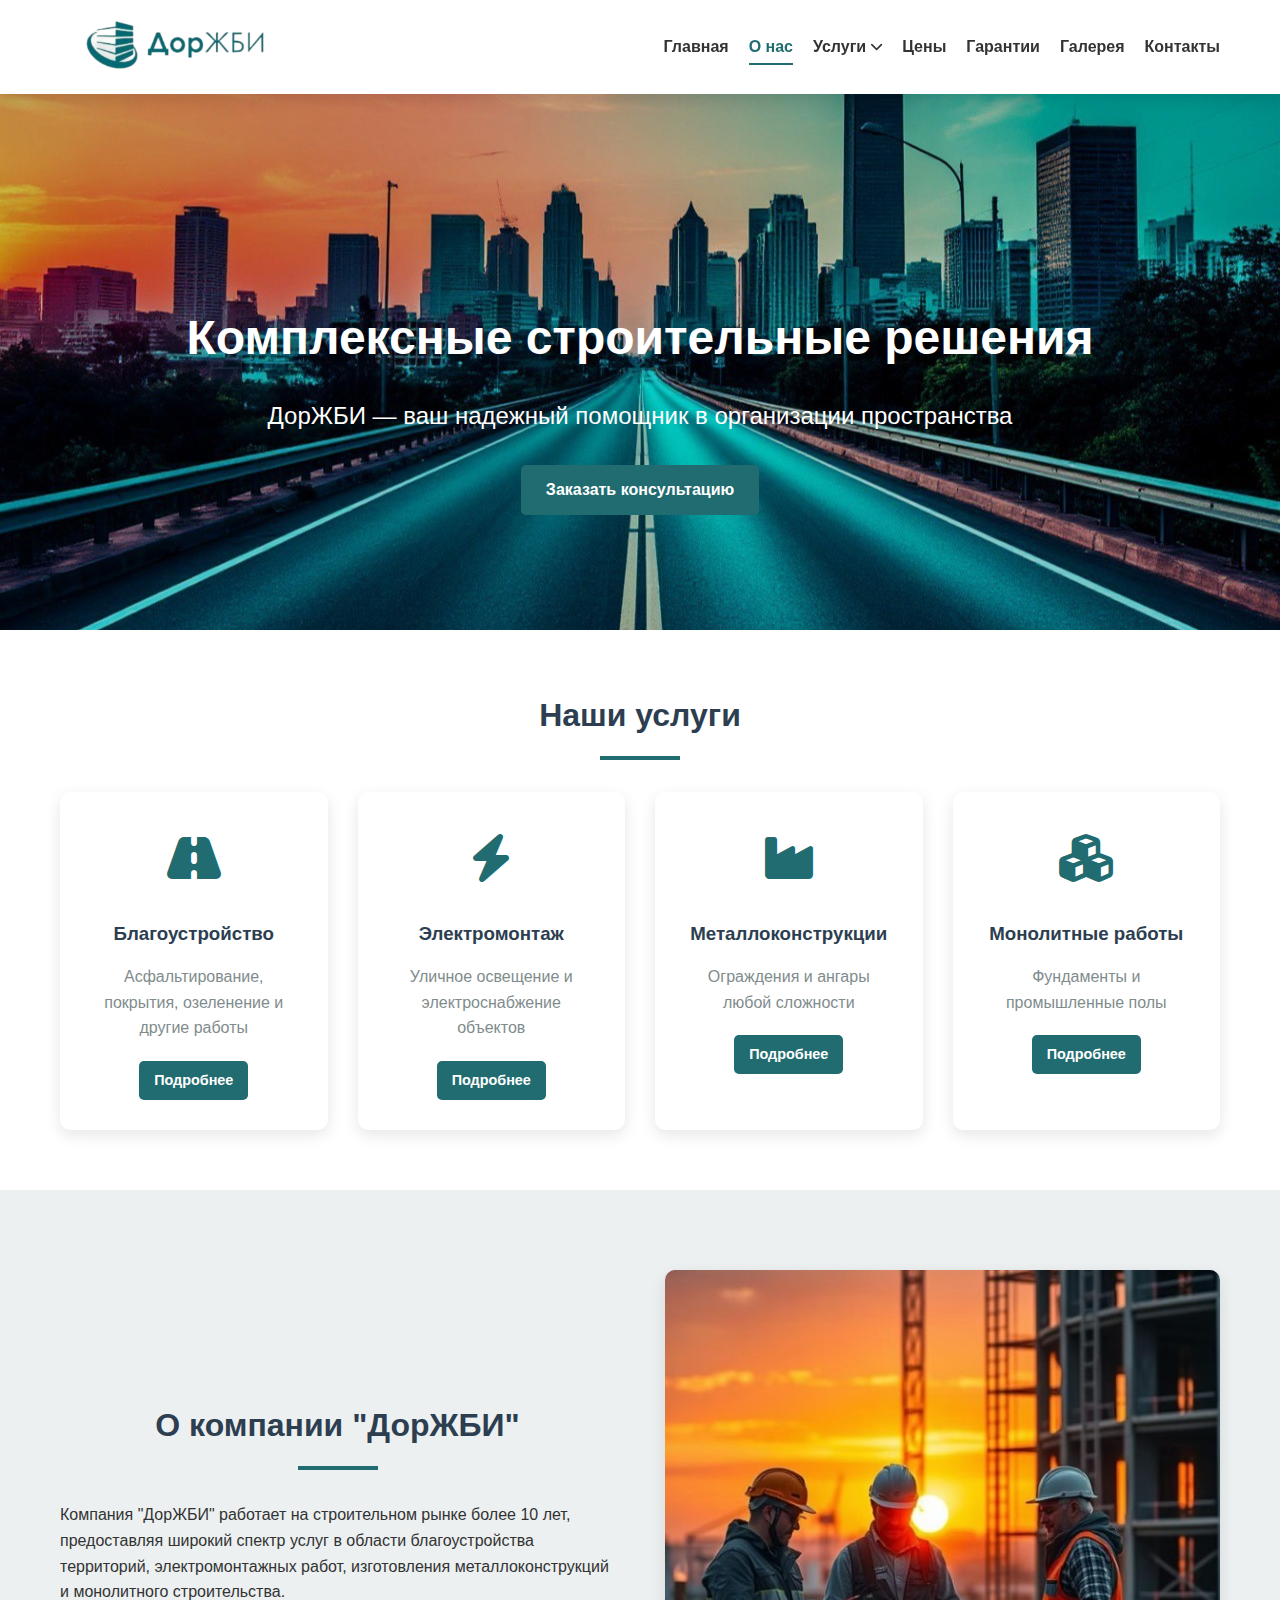
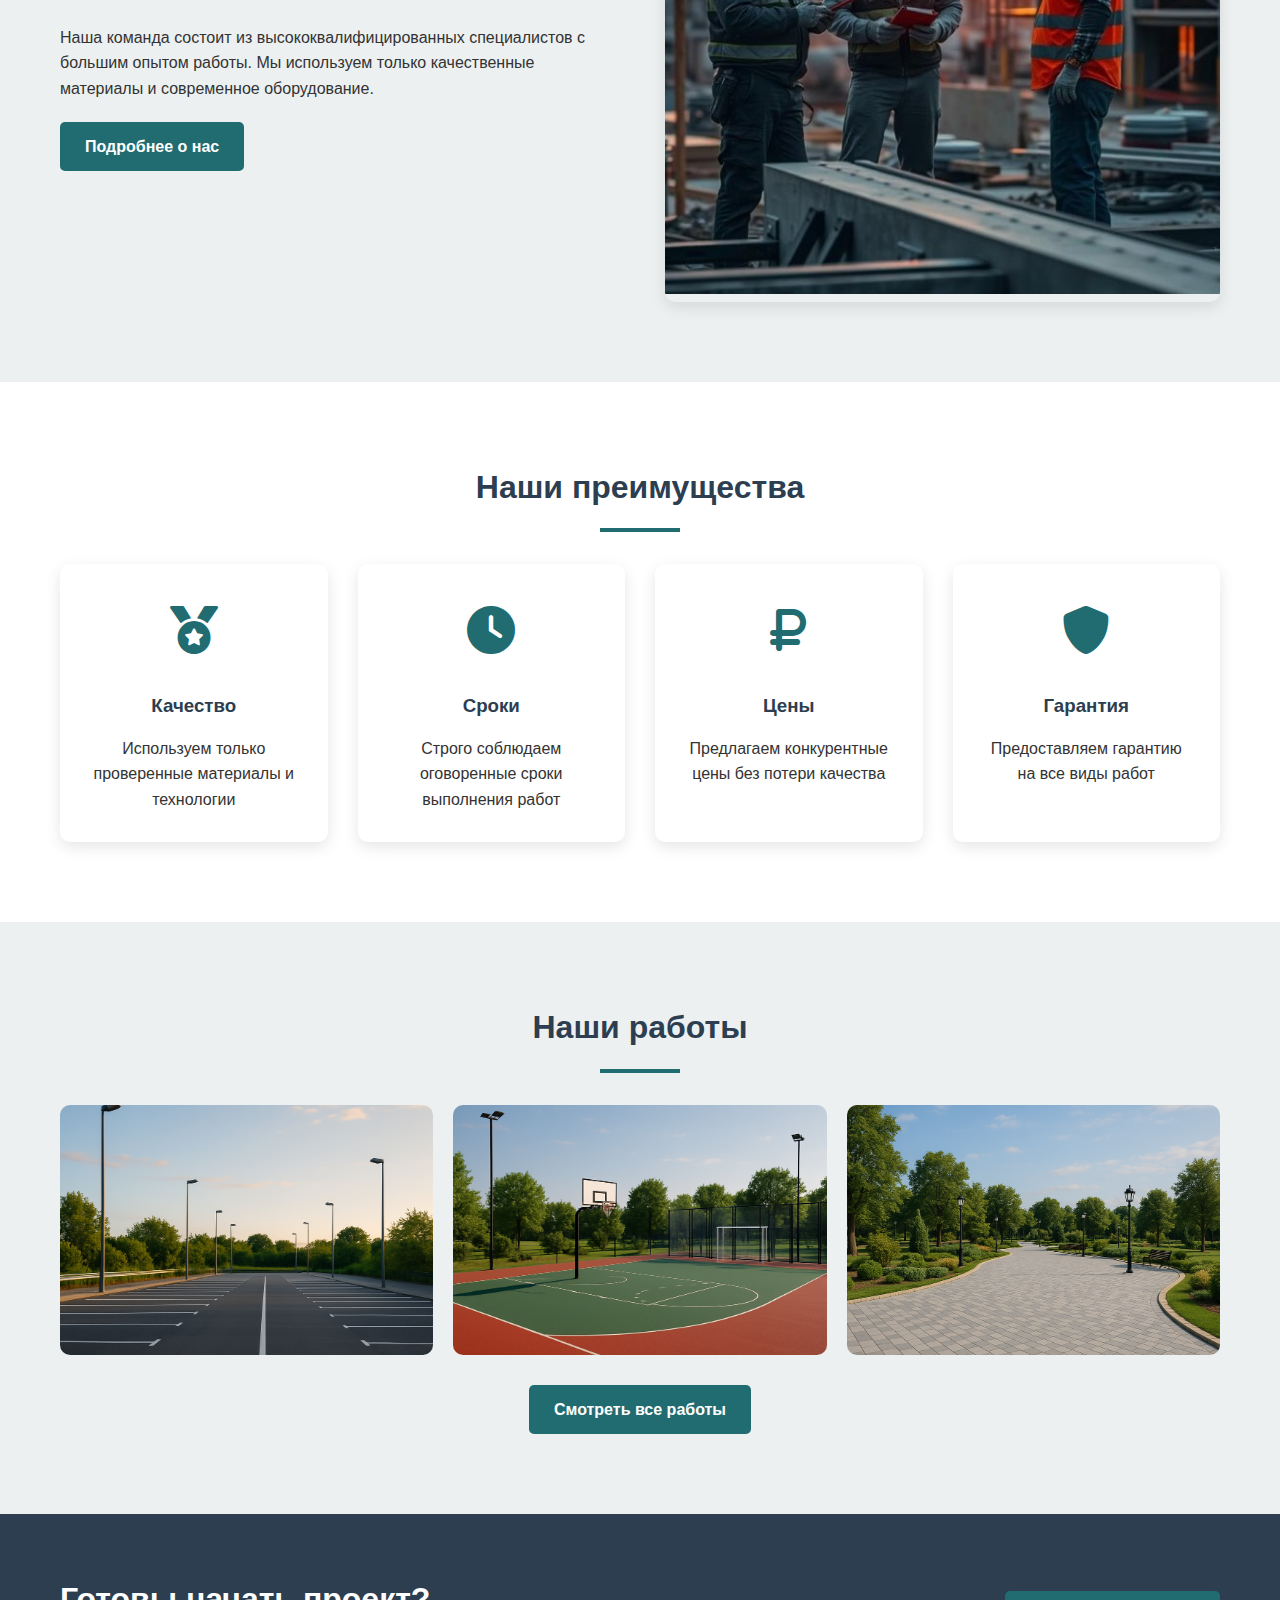
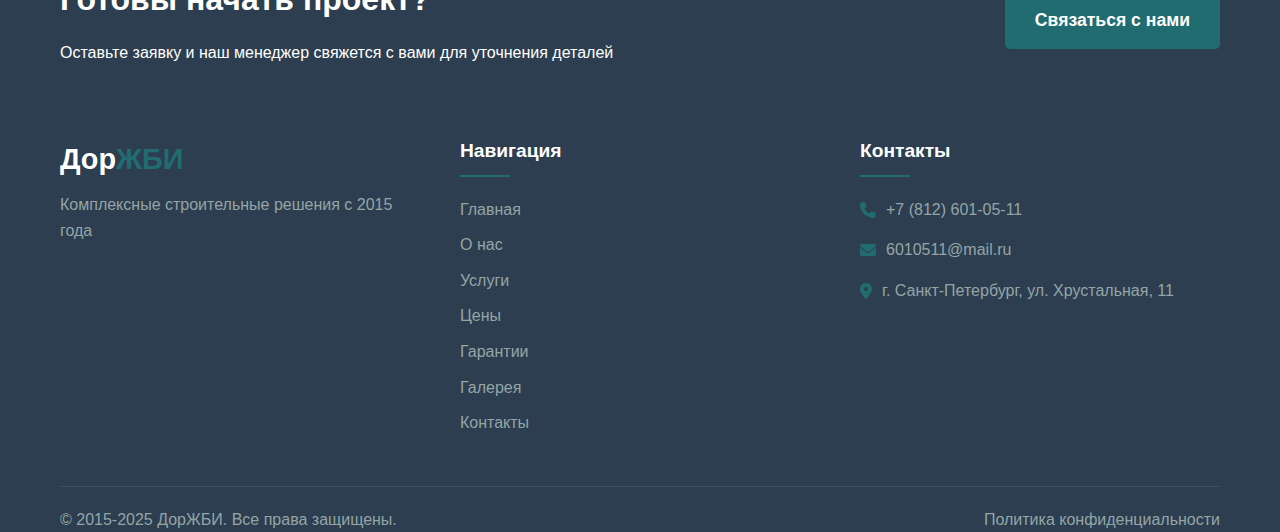
<file: index.html>
<!DOCTYPE html>
<html lang="ru">
<head>
    <meta charset="UTF-8">
    <meta name="viewport" content="width=device-width, initial-scale=1.0">
    <title>ДорЖБИ - Главная</title>
    <link rel="stylesheet" href="css/styles.css">
    <link rel="stylesheet" href="https://cdnjs.cloudflare.com/ajax/libs/font-awesome/6.0.0-beta3/css/all.min.css">
</head>
<body>
    <header class="header">
        <div class="container">
            <div class="logo">
                <img src="images/1/1.png" alt="Логотип" class="logo">
            </div>
            <nav class="nav">
                <ul>
                    <li><a href="index.html">Главная</a></li>
                    <li><a href="about.html" class="active">О нас</a></li>
                    <li class="dropdown">
                        <a href="#">Услуги <i class="fas fa-chevron-down"></i></a>
                        <ul class="dropdown-menu">
                            <li><a href="improvement.html">Благоустройство</a></li>
                            <li><a href="electrical.html">Электромонтажные работы</a></li>
                            <li><a href="metal.html">Металлоконструкции</a></li>
                            <li><a href="monolithic.html">Монолитные работы</a></li>
                        </ul>
                    </li>
                    <li><a href="prices.html">Цены</a></li>
                    <li><a href="guarantees.html">Гарантии</a></li>
                    <li><a href="gallery.html">Галерея</a></li>
                    <li><a href="contacts.html">Контакты</a></li>
                </ul>
            </nav>
            <div class="mobile-menu-btn">
                <i class="fas fa-bars"></i>
            </div>
        </div>
    </header>

    <section class="hero" style="background-image: url('images/header/1.jpg'); background-size: cover; background-position: center;">
    <div class="container">
        <div class="hero-content">
            <h2>Комплексные строительные решения</h2>
            <p>ДорЖБИ — ваш надежный помощник в организации пространства</p>
            <a href="contacts.html" class="btn">Заказать консультацию</a>
        </div>
    </div>
</section>

    <section class="services-preview">
        <div class="container">
            <h2 class="section-title">Наши услуги</h2>
            <div class="services-grid">
                <div class="service-card">
                    <div class="service-icon">
                        <i class="fas fa-road"></i>
                    </div>
                    <h3>Благоустройство</h3>
                    <p>Асфальтирование, покрытия, озеленение и другие работы</p>
                    <a href="improvement.html" class="btn btn-small">Подробнее</a>
                </div>
                <div class="service-card">
                    <div class="service-icon">
                        <i class="fas fa-bolt"></i>
                    </div>
                    <h3>Электромонтаж</h3>
                    <p>Уличное освещение и электроснабжение объектов</p>
                    <a href="electrical.html" class="btn btn-small">Подробнее</a>
                </div>
                <div class="service-card">
                    <div class="service-icon">
                        <i class="fas fa-industry"></i>
                    </div>
                    <h3>Металлоконструкции</h3>
                    <p>Ограждения и ангары любой сложности</p>
                    <a href="metal.html" class="btn btn-small">Подробнее</a>
                </div>
                <div class="service-card">
                    <div class="service-icon">
                        <i class="fas fa-cubes"></i>
                    </div>
                    <h3>Монолитные работы</h3>
                    <p>Фундаменты и промышленные полы</p>
                    <a href="monolithic.html" class="btn btn-small">Подробнее</a>
                </div>
            </div>
        </div>
    </section>

    <section class="about-preview">
        <div class="container">
            <div class="about-content">
                <div class="about-text">
                    <h2 class="section-title">О компании "ДорЖБИ"</h2>
                    <p>Компания "ДорЖБИ" работает на строительном рынке более 10 лет, предоставляя широкий спектр услуг в области благоустройства территорий, электромонтажных работ, изготовления металлоконструкций и монолитного строительства.</p>
                    <p>Наша команда состоит из высококвалифицированных специалистов с большим опытом работы. Мы используем только качественные материалы и современное оборудование.</p>
                    <a href="about.html" class="btn">Подробнее о нас</a>
                </div>
                <div class="about-image">
                    <img src="images/about-preview.jpg" alt="О компании ДорЖБИ">
                </div>
            </div>
        </div>
    </section>

    <section class="advantages">
        <div class="container">
            <h2 class="section-title">Наши преимущества</h2>
            <div class="advantages-grid">
                <div class="advantage-card">
                    <div class="advantage-icon">
                        <i class="fas fa-medal"></i>
                    </div>
                    <h3>Качество</h3>
                    <p>Используем только проверенные материалы и технологии</p>
                </div>
                <div class="advantage-card">
                    <div class="advantage-icon">
                        <i class="fas fa-clock"></i>
                    </div>
                    <h3>Сроки</h3>
                    <p>Строго соблюдаем оговоренные сроки выполнения работ</p>
                </div>
                <div class="advantage-card">
                    <div class="advantage-icon">
                        <i class="fas fa-ruble-sign"></i>
                    </div>
                    <h3>Цены</h3>
                    <p>Предлагаем конкурентные цены без потери качества</p>
                </div>
                <div class="advantage-card">
                    <div class="advantage-icon">
                        <i class="fas fa-shield-alt"></i>
                    </div>
                    <h3>Гарантия</h3>
                    <p>Предоставляем гарантию на все виды работ</p>
                </div>
            </div>
        </div>
    </section>

    <section class="gallery-preview">
        <div class="container">
            <h2 class="section-title">Наши работы</h2>
            <div class="gallery-grid">
                <div class="gallery-item">
                    <img src="images/g1.png" alt="Пример работы">
                    <div class="gallery-overlay">
                        <h3>Асфальтирование парковки</h3>
                    </div>
                </div>
                <div class="gallery-item">
                    <img src="images/g2.png" alt="Пример работы">
                    <div class="gallery-overlay">
                        <h3>Детская площадка</h3>
                    </div>
                </div>
                <div class="gallery-item">
                    <img src="images/g3.png" alt="Пример работы">
                    <div class="gallery-overlay">
                        <h3>Тротуарная плитка</h3>
                    </div>
                </div>
            </div>
            <div class="text-center">
                <a href="gallery.html" class="btn">Смотреть все работы</a>
            </div>
        </div>
    </section>

    <section class="contact-preview">
        <div class="container">
            <div class="contact-content">
                <div class="contact-text">
                    <h2>Готовы начать проект?</h2>
                    <p>Оставьте заявку и наш менеджер свяжется с вами для уточнения деталей</p>
                </div>
                <div class="contact-btn">
                    <a href="contacts.html" class="btn btn-large">Связаться с нами</a>
                </div>
            </div>
        </div>
    </section>

    <footer class="footer">
        <div class="container">
            <div class="footer-content">
                <div class="footer-logo">
                    <h3>Дор<span>ЖБИ</span></h3>
                    <p>Комплексные строительные решения с 2015 года</p>
                </div>
                <div class="footer-links">
                    <h4>Навигация</h4>
                    <ul>
                        <li><a href="index.html">Главная</a></li>
                        <li><a href="about.html">О нас</a></li>
                        <li><a href="services/improvement.html">Услуги</a></li>
                        <li><a href="prices.html">Цены</a></li>
                        <li><a href="guarantees.html">Гарантии</a></li>
                        <li><a href="gallery.html">Галерея</a></li>
                        <li><a href="contacts.html">Контакты</a></li>
                    </ul>
                </div>
                <div class="footer-contacts">
                    <h4>Контакты</h4>
                    <ul>
                        <li><i class="fas fa-phone"></i> +7 (812) 601-05-11</li>
                        <li><i class="fas fa-envelope"></i> 6010511@mail.ru</li>
                        <li><i class="fas fa-map-marker-alt"></i> г. Санкт-Петербург, ул. Хрустальная, 11</li>
                    </ul>
                </div>
            </div>
            <div class="footer-bottom">
                <p>&copy; 2015-2025 ДорЖБИ. Все права защищены.</p>
                <a href="#" class="privacy-policy">Политика конфиденциальности</a>
            </div>
        </div>
    </footer>

    <script src="js/script.js"></script>
</body>
</html>
</file>
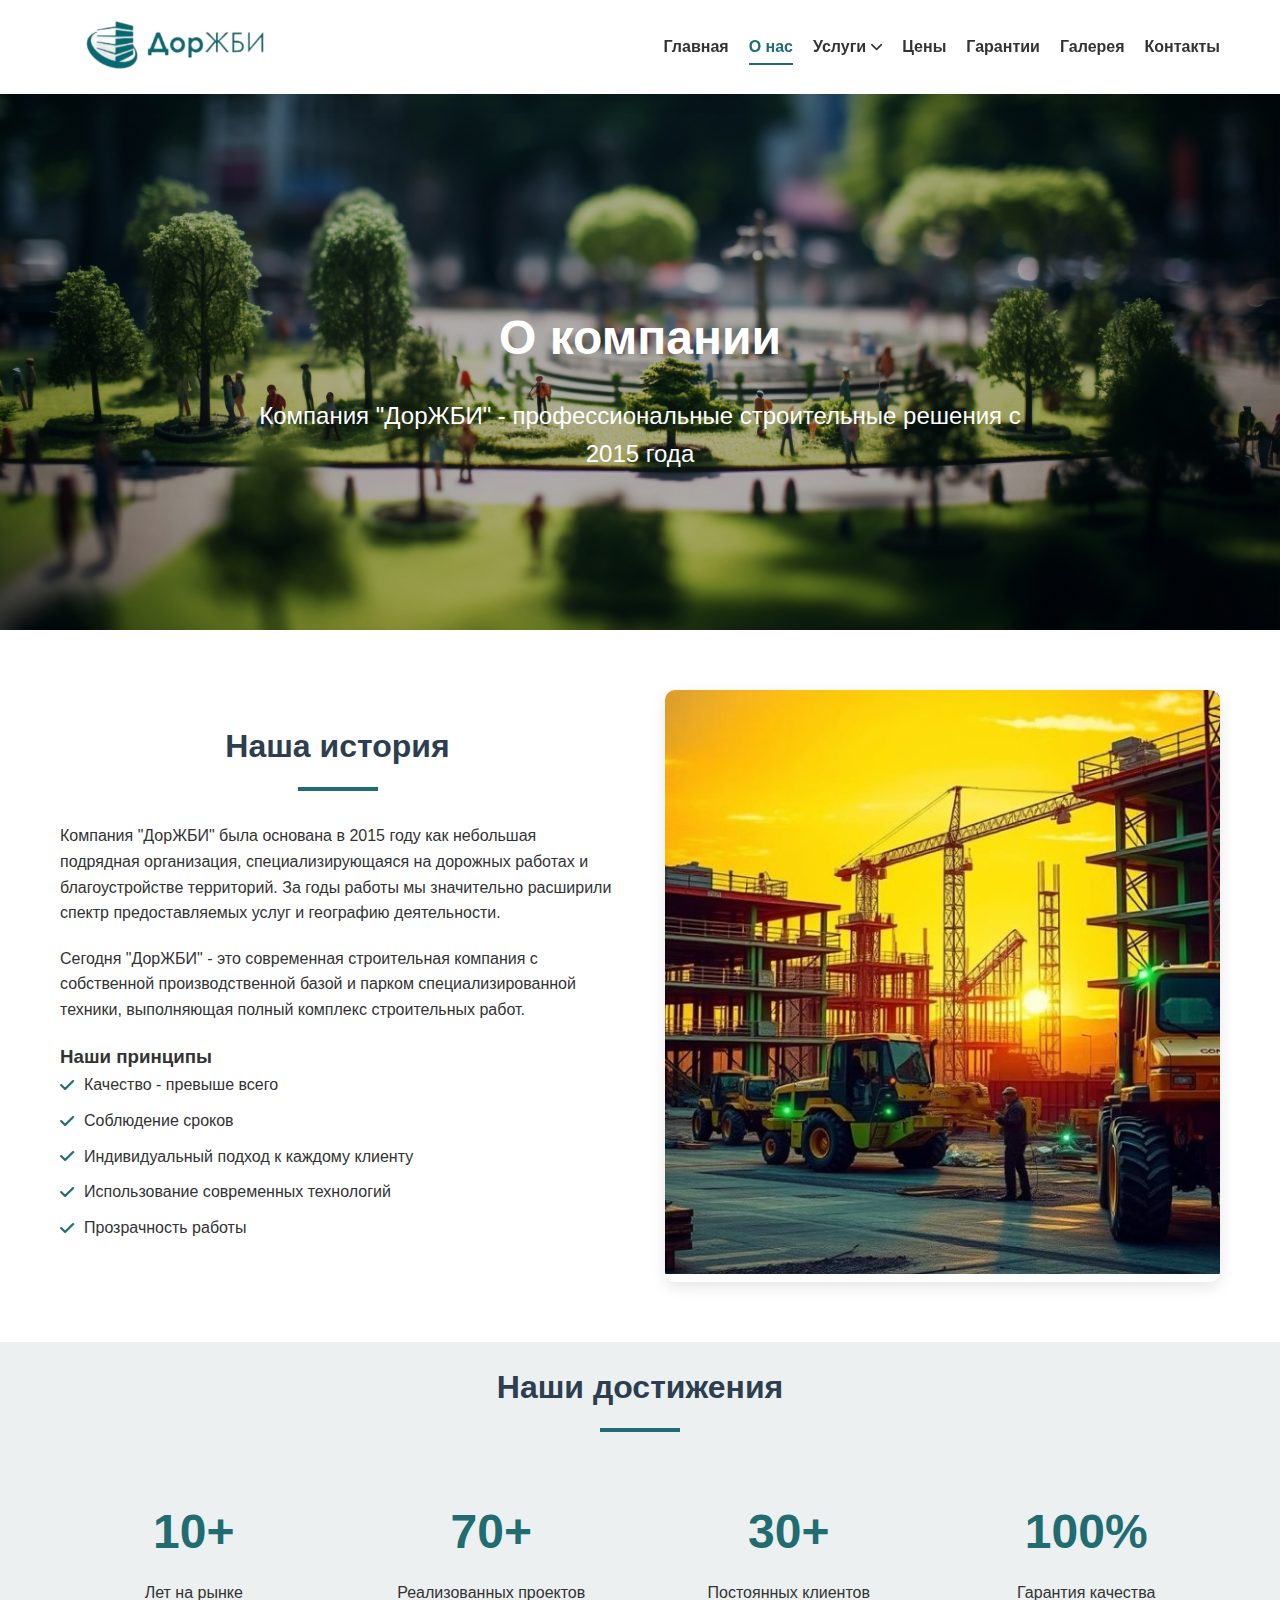
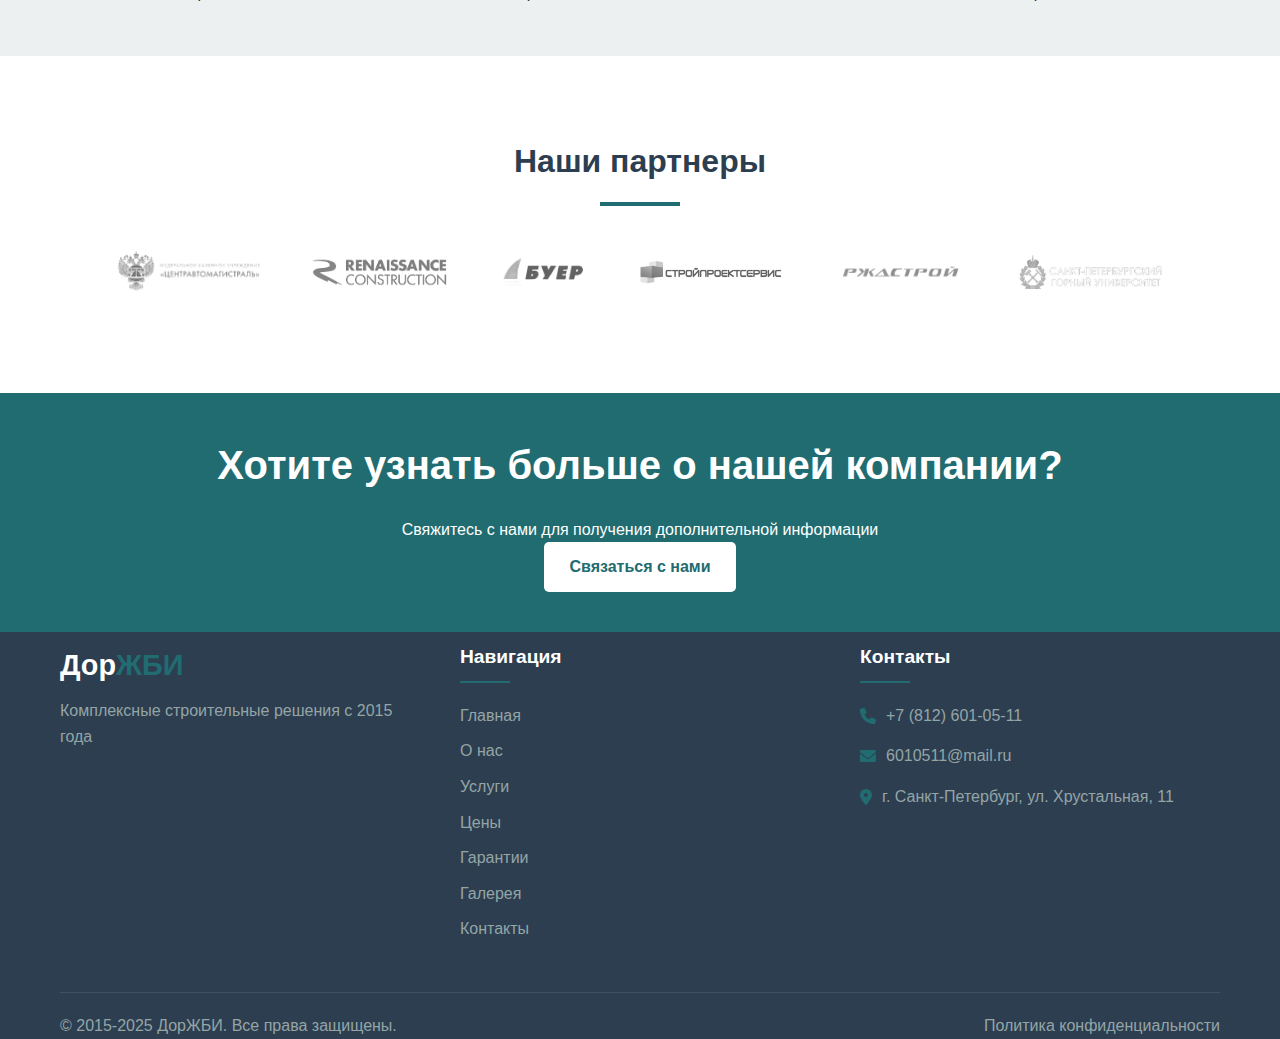
<file: about.html>
<!DOCTYPE html>
<html lang="ru">
<head>
    <meta charset="UTF-8">
    <meta name="viewport" content="width=device-width, initial-scale=1.0">
    <title>ДорЖБИ - О компании</title>
    <link rel="stylesheet" href="css/styles.css">
    <link rel="stylesheet" href="https://cdnjs.cloudflare.com/ajax/libs/font-awesome/6.0.0-beta3/css/all.min.css">
</head>
<body>
    <header class="header">
        <div class="container">
            <div class="logo">
                <img src="images/1/1.png" alt="Логотип" class="logo">
            </div>
            <nav class="nav">
                <ul>
                    <li><a href="index.html">Главная</a></li>
                    <li><a href="about.html" class="active">О нас</a></li>
                    <li class="dropdown">
                        <a href="#">Услуги <i class="fas fa-chevron-down"></i></a>
                        <ul class="dropdown-menu">
                            <li><a href="improvement.html">Благоустройство</a></li>
                            <li><a href="electrical.html">Электромонтажные работы</a></li>
                            <li><a href="metal.html">Металлоконструкции</a></li>
                            <li><a href="monolithic.html">Монолитные работы</a></li>
                        </ul>
                    </li>
                    <li><a href="prices.html">Цены</a></li>
                    <li><a href="guarantees.html">Гарантии</a></li>
                    <li><a href="gallery.html">Галерея</a></li>
                    <li><a href="contacts.html">Контакты</a></li>
                </ul>
            </nav>
            <div class="mobile-menu-btn">
                <i class="fas fa-bars"></i>
            </div>
        </div>
    </header>

<section class="hero" style="background-image: url('images/header/6.jpg'); background-size: cover; background-position: center;">
    <div class="container">
        <div class="hero-content">
            <h2>О компании</h2>
            <p>Компания "ДорЖБИ" - профессиональные строительные решения с 2015 года</p>
        </div>
    </div>
</section>

    <section class="about-section">
        <div class="container">
            <div class="about-content">
                <div class="about-text">
                    <h2 class="section-title">Наша история</h2>
                    <p>Компания "ДорЖБИ" была основана в 2015 году как небольшая подрядная организация, специализирующаяся на дорожных работах и благоустройстве территорий. За годы работы мы значительно расширили спектр предоставляемых услуг и географию деятельности.</p>
                    <p>Сегодня "ДорЖБИ" - это современная строительная компания с собственной производственной базой и парком специализированной техники, выполняющая полный комплекс строительных работ.</p>
                    
                    <h3>Наши принципы</h3>
                    <ul class="principles-list">
                        <li><i class="fas fa-check"></i> Качество - превыше всего</li>
                        <li><i class="fas fa-check"></i> Соблюдение сроков</li>
                        <li><i class="fas fa-check"></i> Индивидуальный подход к каждому клиенту</li>
                        <li><i class="fas fa-check"></i> Использование современных технологий</li>
                        <li><i class="fas fa-check"></i> Прозрачность работы</li>
                    </ul>
                </div>
                <div class="about-image">
                    <img src="images/about.jpg" alt="О компании ДорЖБИ">
                </div>
            </div>
        </div>
    </section>

    <section class="achievements">
        <div class="container">
            <h2 class="section-title">Наши достижения</h2>
            <div class="achievements-grid">
                <div class="achievement-card">
                    <div class="achievement-number">10+</div>
                    <div class="achievement-text">Лет на рынке</div>
                </div>
                <div class="achievement-card">
                    <div class="achievement-number">70+</div>
                    <div class="achievement-text">Реализованных проектов</div>
                </div>
                <div class="achievement-card">
                    <div class="achievement-number">30+</div>
                    <div class="achievement-text">Постоянных клиентов</div>
                </div>
                <div class="achievement-card">
                    <div class="achievement-number">100%</div>
                    <div class="achievement-text">Гарантия качества</div>
                </div>
            </div>
        </div>
    </section>


    <section class="partners">
        <div class="container">
            <h1 class="section-title">Наши партнеры</h1>
            <div class="partners-slider">
                <div class="partner-logo">
                    <img src="images/partner/partner1.png" alt="Партнер 1">
                </div>
                <div class="partner-logo">
                    <img src="images/partner/partner2.png" alt="Партнер 2">
                </div>
                <div class="partner-logo">
                    <img src="images/partner/partner3.png" alt="Партнер 3">
                </div>
                <div class="partner-logo">
                    <img src="images/partner/partner4.png" alt="Партнер 4">
                </div>
                <div class="partner-logo">
                    <img src="images/partner/partner5.png" alt="Партнер 5">
                </div>
                <div class="partner-logo">
                    <img src="images/partner/partner6.png" alt="Партнер 6">
                </div>
            </div>
        </div>
    </section>

    <section class="contact-cta">
        <div class="container">
            <div class="cta-content">
                <h2>Хотите узнать больше о нашей компании?</h2>
                <p>Свяжитесь с нами для получения дополнительной информации</p>
                <a href="contacts.html" class="btn">Связаться с нами</a>
            </div>
        </div>
    </section>

    <footer class="footer">
        <div class="container">
            <div class="footer-content">
                <div class="footer-logo">
                    <h3>Дор<span>ЖБИ</span></h3>
                    <p>Комплексные строительные решения с 2015 года</p>
                </div>
                <div class="footer-links">
                    <h4>Навигация</h4>
                    <ul>
                        <li><a href="index.html">Главная</a></li>
                        <li><a href="about.html">О нас</a></li>
                        <li><a href="services/improvement.html">Услуги</a></li>
                        <li><a href="prices.html">Цены</a></li>
                        <li><a href="guarantees.html">Гарантии</a></li>
                        <li><a href="gallery.html">Галерея</a></li>
                        <li><a href="contacts.html">Контакты</a></li>
                    </ul>
                </div>
                <div class="footer-contacts">
                  <h4>Контакты</h4>
                    <ul>
                        <li><i class="fas fa-phone"></i> +7 (812) 601-05-11</li>
                        <li><i class="fas fa-envelope"></i> 6010511@mail.ru</li>
                        <li><i class="fas fa-map-marker-alt"></i> г. Санкт-Петербург, ул. Хрустальная, 11</li>
                    </ul>
                </div>
            </div>
            <div class="footer-bottom">
                <p>&copy; 2015-2025 ДорЖБИ. Все права защищены.</p>
                <a href="#" class="privacy-policy">Политика конфиденциальности</a>
            </div>
        </div>
    </footer>

    <script src="js/script.js"></script>
</body>
</html>
</file>
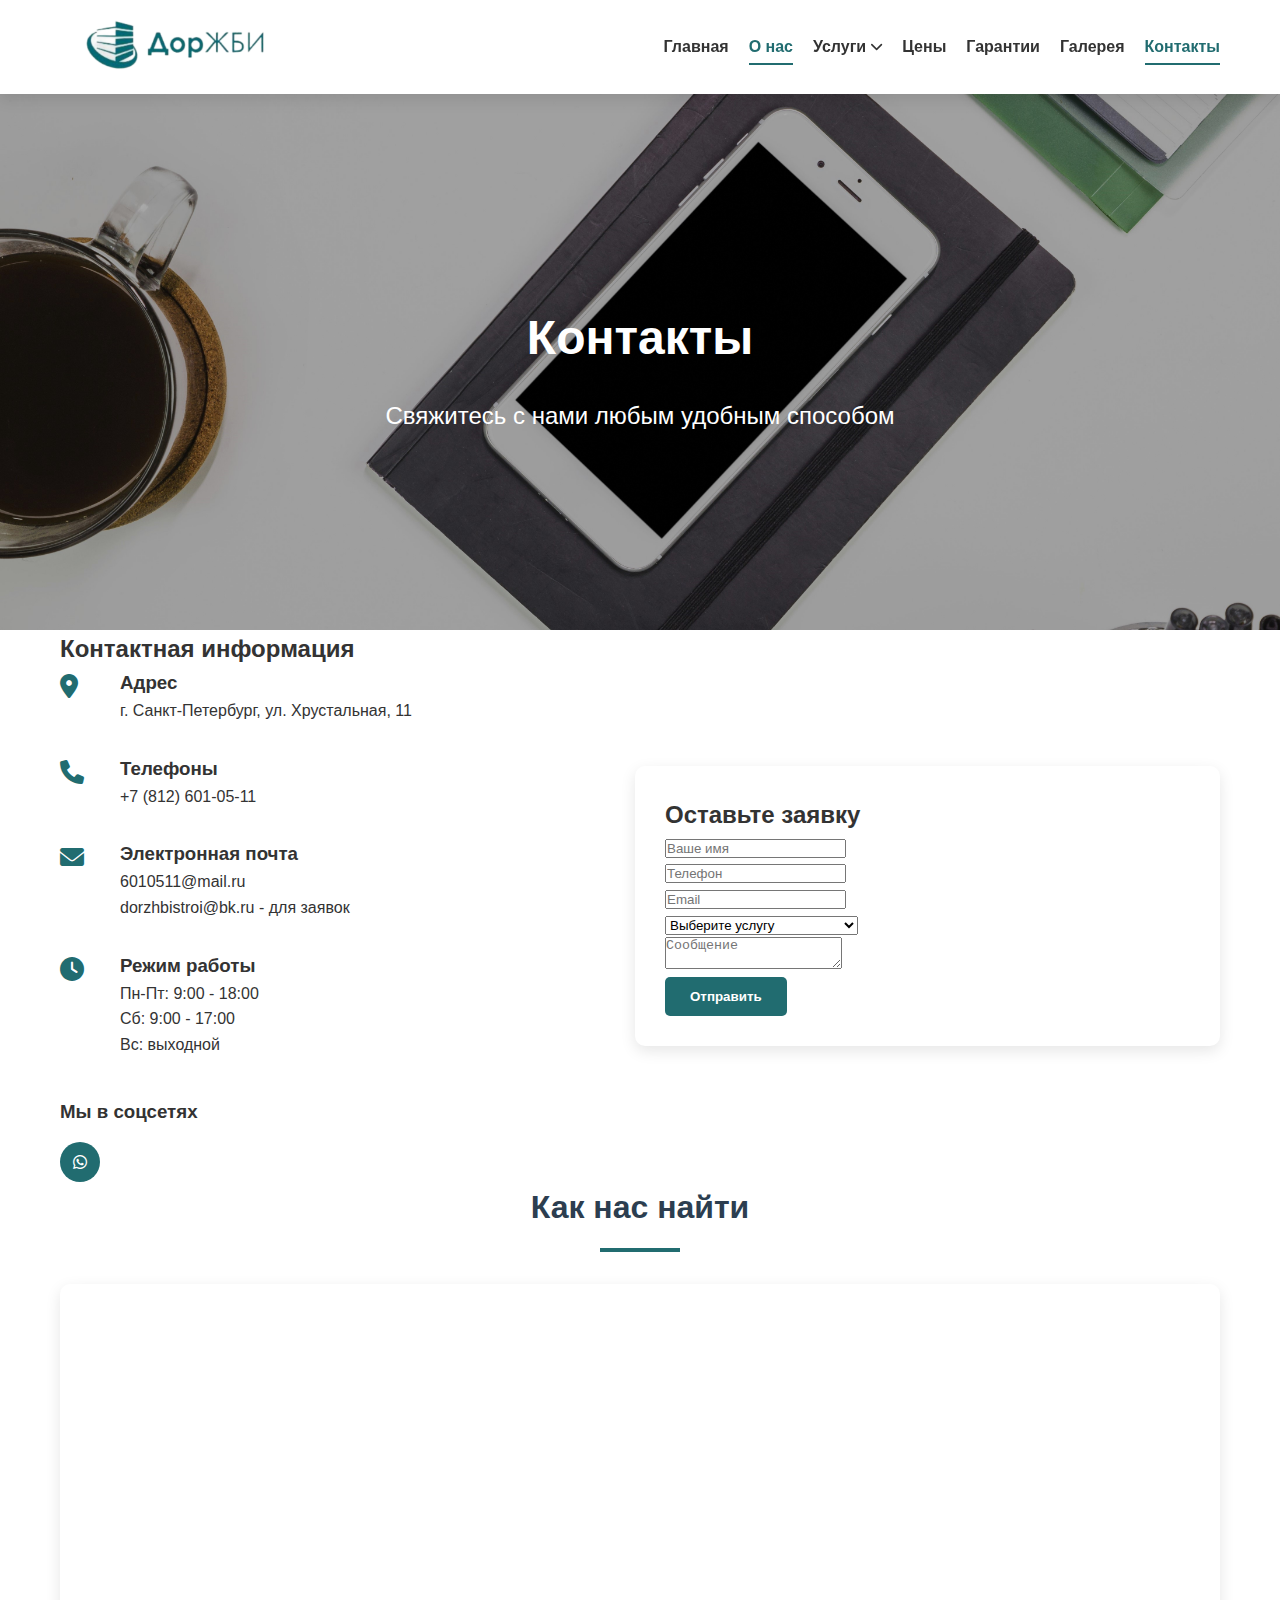
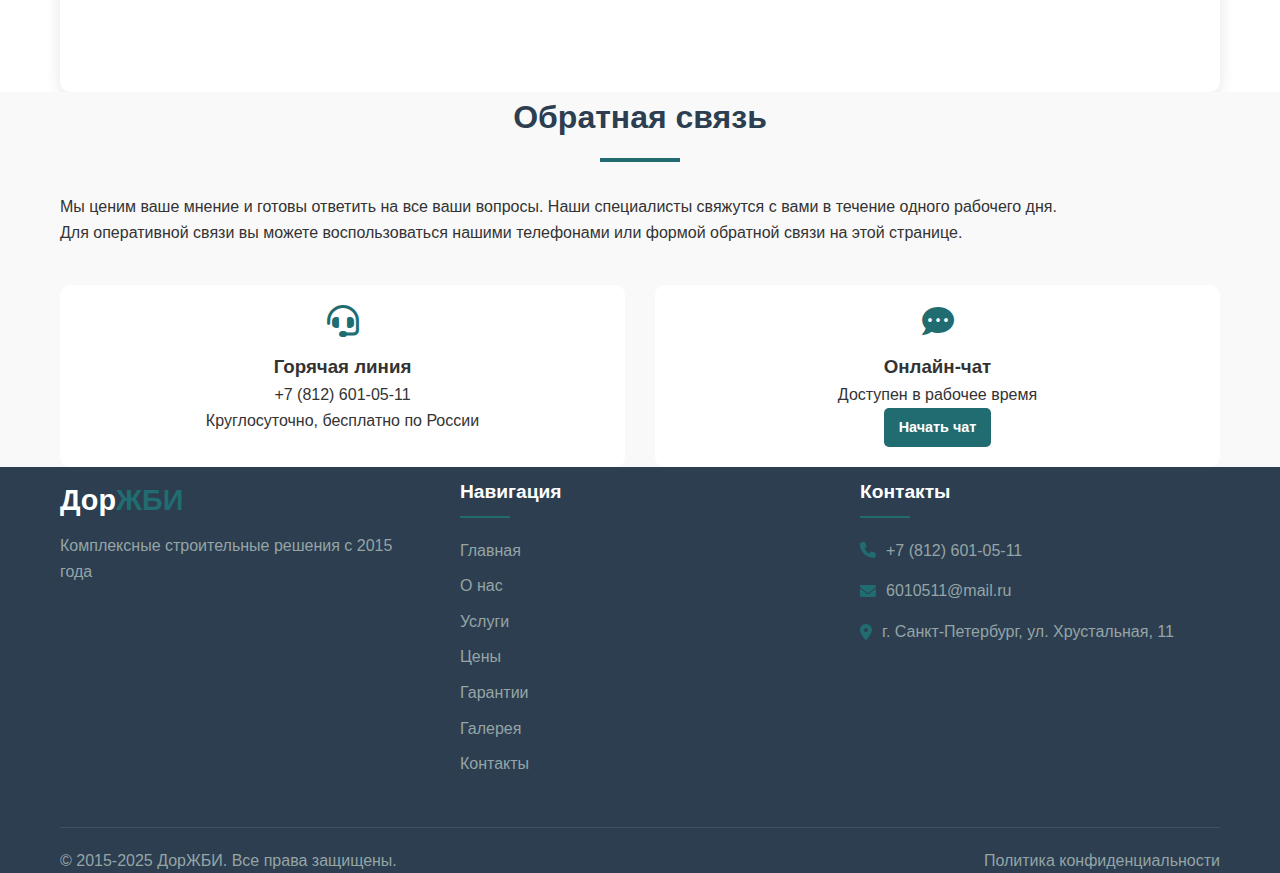
<file: contacts.html>
<!DOCTYPE html>
<html lang="ru">
<head>
    <meta charset="UTF-8">
    <meta name="viewport" content="width=device-width, initial-scale=1.0">
    <title>ДорЖБИ - Контакты</title>
    <link rel="stylesheet" href="css/styles.css">
    <link rel="stylesheet" href="https://cdnjs.cloudflare.com/ajax/libs/font-awesome/6.0.0-beta3/css/all.min.css">
</head>
<body>
    <header class="header">
        <div class="container">
            <div class="logo">
                <img src="images/1/1.png" alt="Логотип" class="logo">
            </div>
            <nav class="nav">
                <ul>
                    <li><a href="index.html">Главная</a></li>
                    <li><a href="about.html" class="active">О нас</a></li>
                    <li class="dropdown">
                        <a href="#">Услуги <i class="fas fa-chevron-down"></i></a>
                        <ul class="dropdown-menu">
                            <li><a href="improvement.html">Благоустройство</a></li>
                            <li><a href="electrical.html">Электромонтажные работы</a></li>
                            <li><a href="metal.html">Металлоконструкции</a></li>
                            <li><a href="monolithic.html">Монолитные работы</a></li>
                        </ul>
                    </li>
                    <li><a href="prices.html">Цены</a></li>
                    <li><a href="guarantees.html">Гарантии</a></li>
                    <li><a href="gallery.html">Галерея</a></li>
                    <li><a href="contacts.html" class="active">Контакты</a></li>
                </ul>
            </nav>
            <div class="mobile-menu-btn">
                <i class="fas fa-bars"></i>
            </div>
        </div>
    </header>

        <section class="hero" style="background-image: url('images/header/9.jpg'); background-size: cover; background-position: center;">
        <div class="container">
            <div class="hero-content">
            <h2>Контакты</h2>
            <p>Свяжитесь с нами любым удобным способом</p>
            </div>
        </div>
    </section>

    <section class="contact-section">
        <div class="container">
            <div class="contact-content">
                <div class="contact-info">
                    <h2>Контактная информация</h2>
                    <div class="info-block">
                        <div class="info-icon">
                            <i class="fas fa-map-marker-alt"></i>
                        </div>
                        <div class="info-text">
                            <h3>Адрес</h3>
                            <p>г. Санкт-Петербург, ул. Хрустальная, 11</p>
                        </div>
                    </div>
                    <div class="info-block">
                        <div class="info-icon">
                            <i class="fas fa-phone"></i>
                        </div>
                        <div class="info-text">
                            <h3>Телефоны</h3>
                            <p>+7 (812) 601-05-11</p>
                        </div>
                    </div>
                    <div class="info-block">
                        <div class="info-icon">
                            <i class="fas fa-envelope"></i>
                        </div>
                        <div class="info-text">
                            <h3>Электронная почта</h3>
                            <p>6010511@mail.ru</p>
                            <p>dorzhbistroi@bk.ru - для заявок</p>
                        </div>
                    </div>
                    <div class="info-block">
                        <div class="info-icon">
                            <i class="fas fa-clock"></i>
                        </div>
                        <div class="info-text">
                            <h3>Режим работы</h3>
                            <p>Пн-Пт: 9:00 - 18:00</p>
                            <p>Сб: 9:00 - 17:00</p>
                            <p>Вс: выходной</p>
                        </div>
                    </div>
                    <div class="social-links">
                        <h3>Мы в соцсетях</h3>
                        <div class="social-icons">
                            <a href="https://api.whatsapp.com/send/?phone=79817707015&text&type=phone_number&app_absent=0"><i class="fab fa-whatsapp"></i></a>
                        </div>
                    </div>
                </div>
                <div class="contact-form">
                    <h2>Оставьте заявку</h2>
                    <form id="contact-form">
                        <div class="form-group">
                            <input type="text" id="name" name="name" placeholder="Ваше имя" required>
                        </div>
                        <div class="form-group">
                            <input type="tel" id="phone" name="phone" placeholder="Телефон" required>
                        </div>
                        <div class="form-group">
                            <input type="email" id="email" name="email" placeholder="Email">
                        </div>
                        <div class="form-group">
                            <select id="service" name="service">
                                <option value="">Выберите услугу</option>
                                <option value="improvement">Благоустройство</option>
                                <option value="electrical">Электромонтажные работы</option>
                                <option value="metal">Металлоконструкции</option>
                                <option value="monolithic">Монолитные работы</option>
                            </select>
                        </div>
                        <div class="form-group">
                            <textarea id="message" name="message" placeholder="Сообщение"></textarea>
                        </div>
                        <button type="submit" class="btn">Отправить</button>
                    </form>
                </div>
            </div>
        </div>
    </section>

    <section class="map-section">
    <div class="container">
        <h2 class="section-title">Как нас найти</h2>
        <div class="map-wrapper">
            <iframe src="https://yandex.ru/map-widget/v1/?um=constructor%3Ala2b3c4d5e6f7g8h91oj&ll=30.348179%2C59.925382&z=16&mode=search&text=Санкт-Петербург%2C%20Хрустальная%20улица%2C%2011" width="100%" height="400" frameborder="0"></iframe>
        </div>
    </div>
</section>

    <section class="feedback-section gray-bg">
        <div class="container">
            <h2 class="section-title">Обратная связь</h2>
            <div class="feedback-content">
                <div class="feedback-text">
                    <p>Мы ценим ваше мнение и готовы ответить на все ваши вопросы. Наши специалисты свяжутся с вами в течение одного рабочего дня.</p>
                    <p>Для оперативной связи вы можете воспользоваться нашими телефонами или формой обратной связи на этой странице.</p>
                    <div class="contact-methods">
                        <div class="method">
                            <i class="fas fa-headset"></i>
                            <h3>Горячая линия</h3>
                            <p>+7 (812) 601-05-11</p>
                            <p>Круглосуточно, бесплатно по России</p>
                        </div>
                        <div class="method">
                            <i class="fas fa-comment-dots"></i>
                            <h3>Онлайн-чат</h3>
                            <p>Доступен в рабочее время</p>
                            <a href="https://api.whatsapp.com/send/?phone=79817707015&text&type=phone_number&app_absent=0" class="btn btn-small">Начать чат</a>
                        </div>
                    </div>
                </div>
            </div>
        </div>
    </section>

    <footer class="footer">
        <div class="container">
            <div class="footer-content">
                <div class="footer-logo">
                    <h3>Дор<span>ЖБИ</span></h3>
                    <p>Комплексные строительные решения с 2015 года</p>
                </div>
                <div class="footer-links">
                    <h4>Навигация</h4>
                    <ul>
                        <li><a href="index.html">Главная</a></li>
                        <li><a href="about.html">О нас</a></li>
                        <li><a href="services/improvement.html">Услуги</a></li>
                        <li><a href="prices.html">Цены</a></li>
                        <li><a href="guarantees.html">Гарантии</a></li>
                        <li><a href="gallery.html">Галерея</a></li>
                        <li><a href="contacts.html">Контакты</a></li>
                    </ul>
                </div>
                <div class="footer-contacts">
                    <h4>Контакты</h4>
                    <ul>
                        <li><i class="fas fa-phone"></i> +7 (812) 601-05-11</li>
                        <li><i class="fas fa-envelope"></i> 6010511@mail.ru</li>
                        <li><i class="fas fa-map-marker-alt"></i> г. Санкт-Петербург, ул. Хрустальная, 11</li>
                    </ul>
                </div>
            </div>
            <div class="footer-bottom">
                <p>&copy; 2015-2025 ДорЖБИ. Все права защищены.</p>
                <a href="#" class="privacy-policy">Политика конфиденциальности</a>
            </div>
        </div>
    </footer>

    <div class="modal" id="success-modal">
        <div class="modal-content">
            <span class="close-modal">&times;</span>
            <i class="fas fa-check-circle"></i>
            <h3>Спасибо за заявку!</h3>
            <p>Наш менеджер свяжется с вами в ближайшее время.</p>
        </div>
    </div>

    <script src="js/script.js"></script>
    <script>
        const contactForm = document.getElementById('contact-form');
        
        if (contactForm) {
            contactForm.addEventListener('submit', function(e) {
                e.preventDefault();
                
                const modal = document.getElementById('success-modal');
                if (modal) {
                    modal.style.display = 'flex';
                }
                
                this.reset();
            });
        }

        const phoneInput = document.getElementById('phone');
        if (phoneInput) {
            phoneInput.addEventListener('input', function() {
                this.value = this.value.replace(/[^0-9+]/g, '');
            });
        }
    </script>
</body>
</html>
</file>
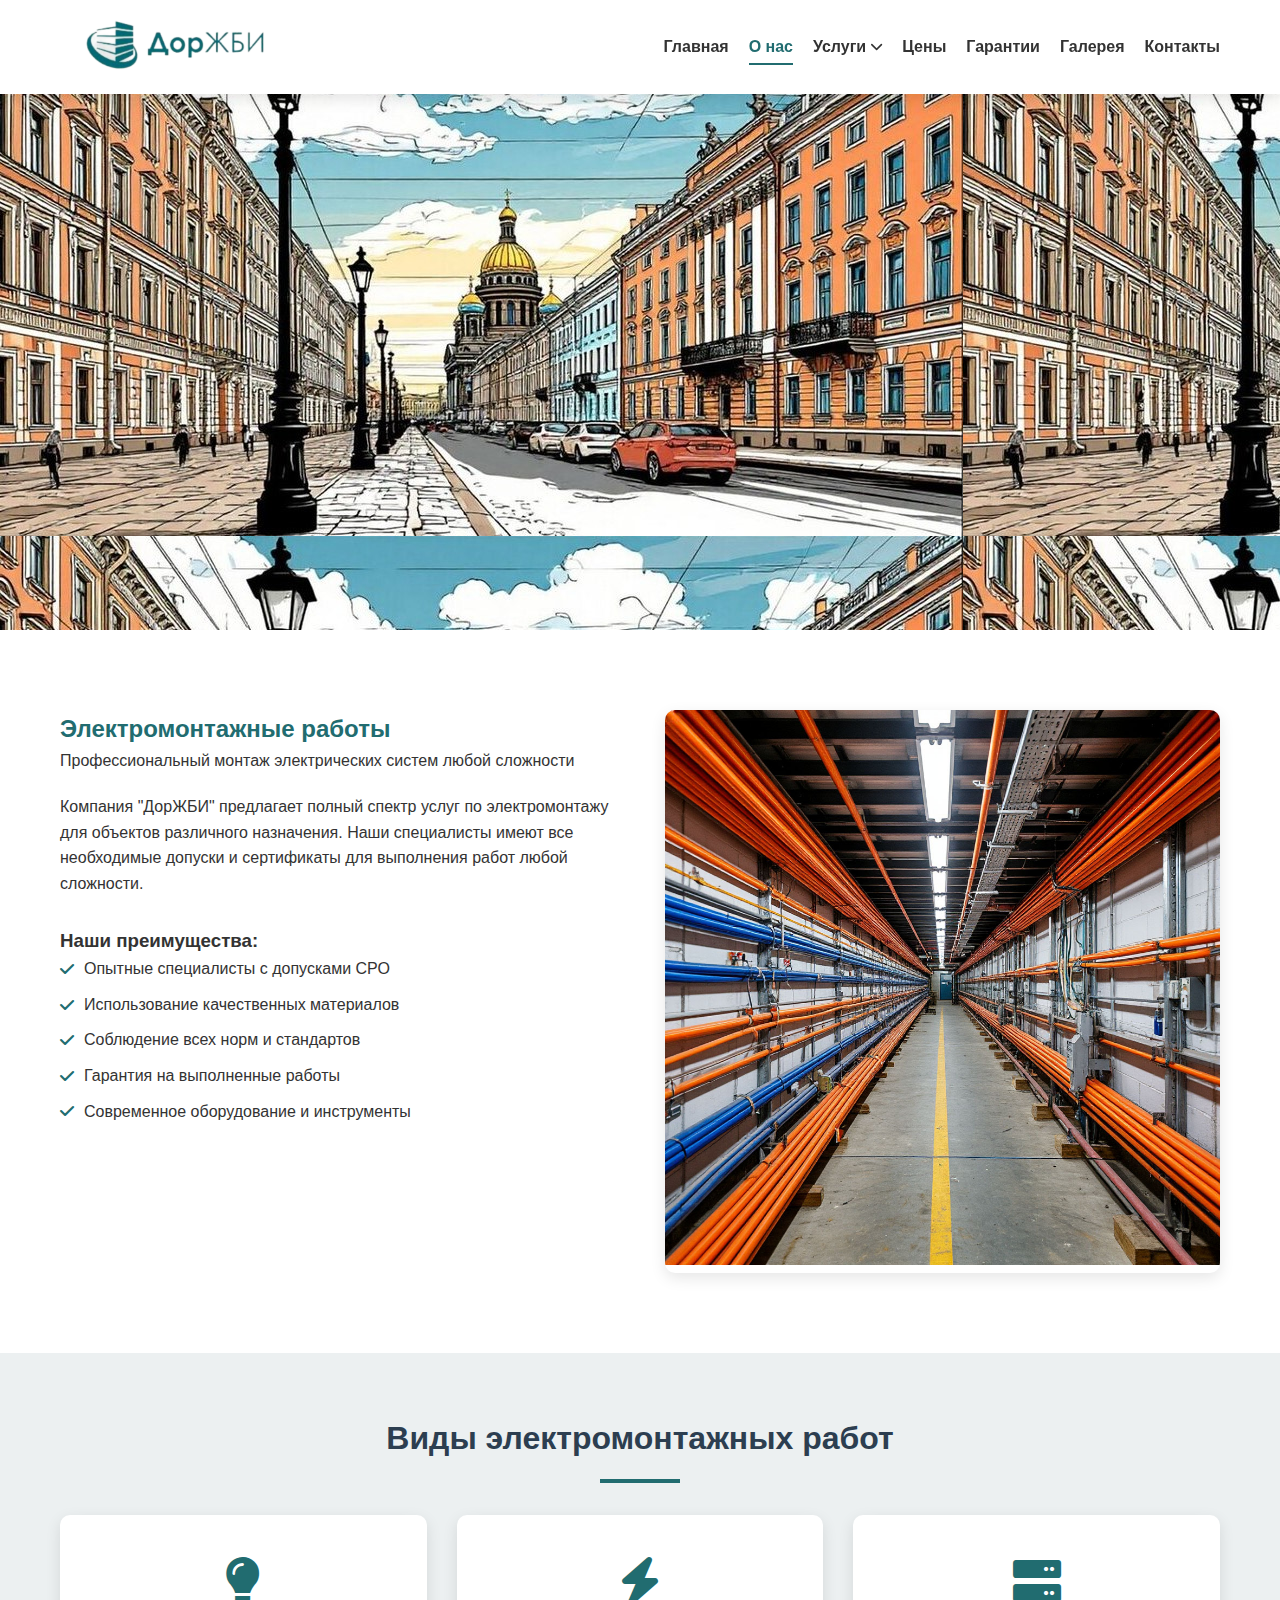
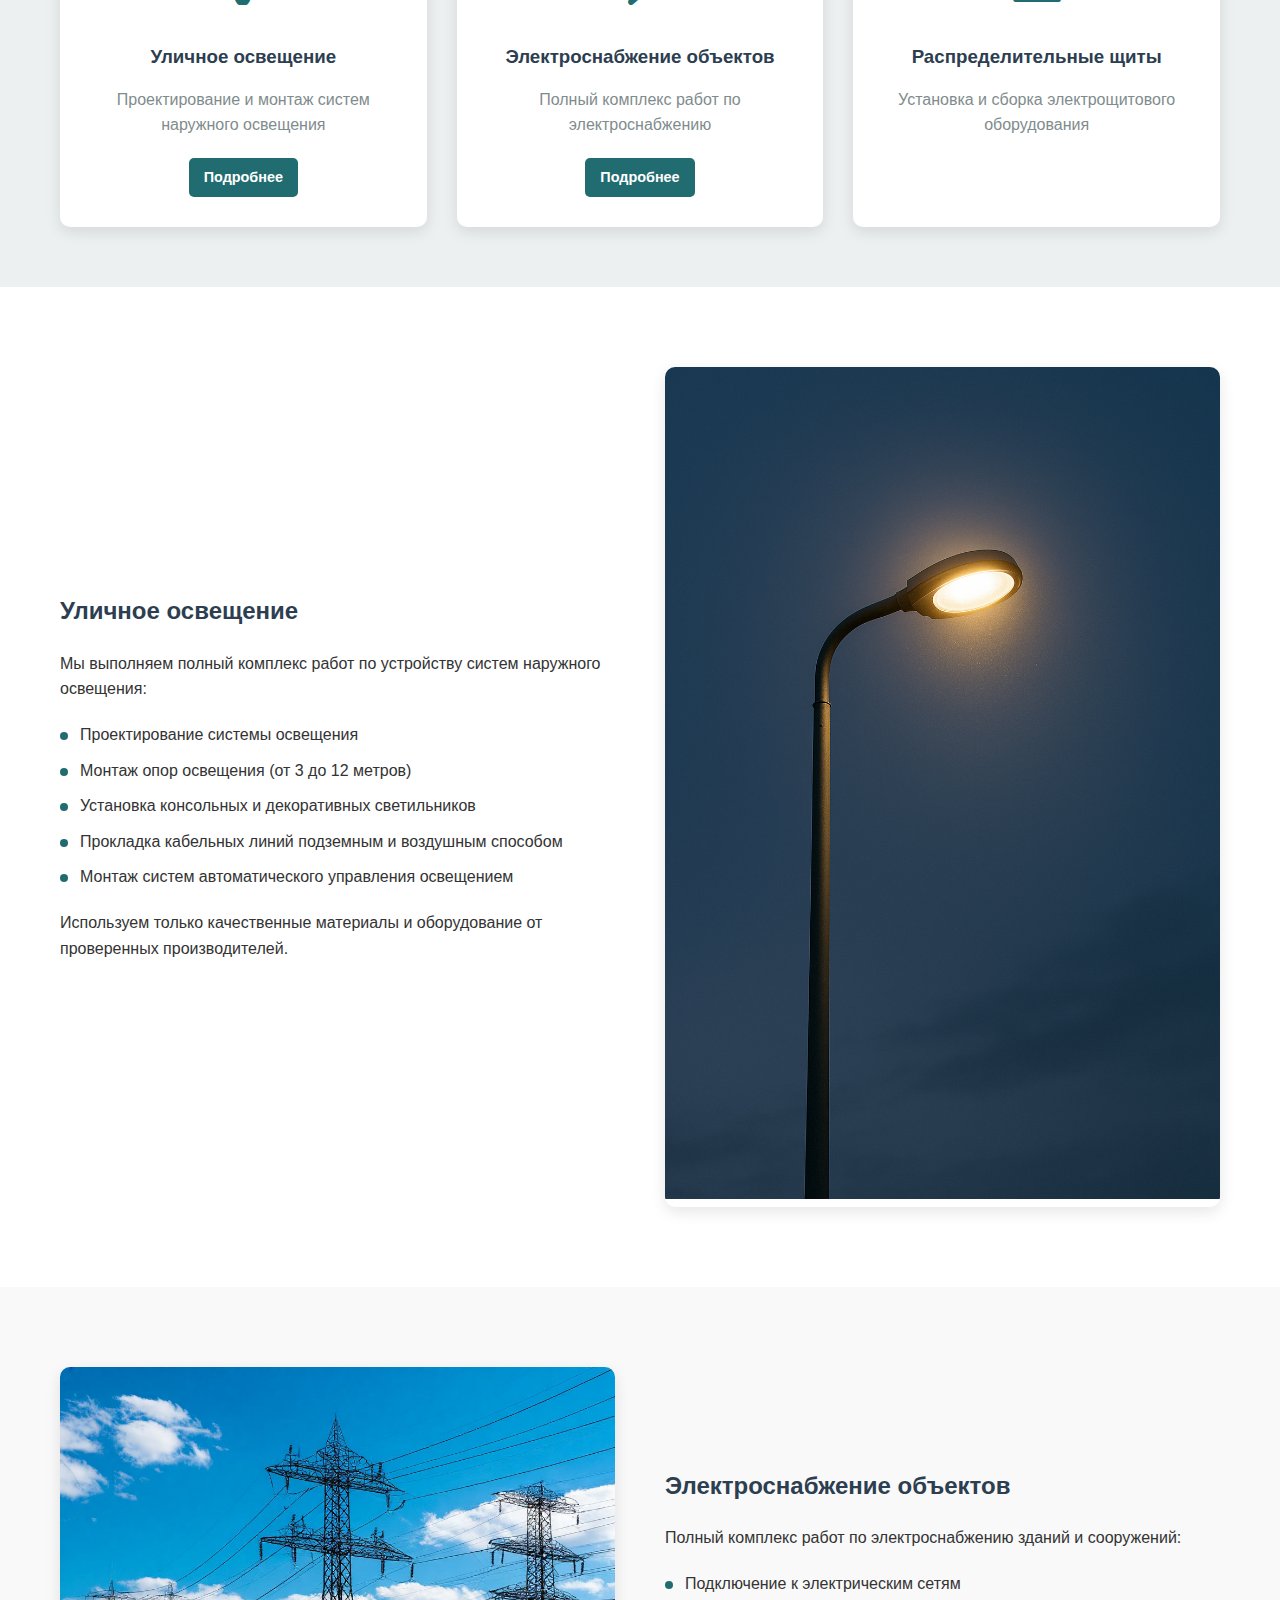
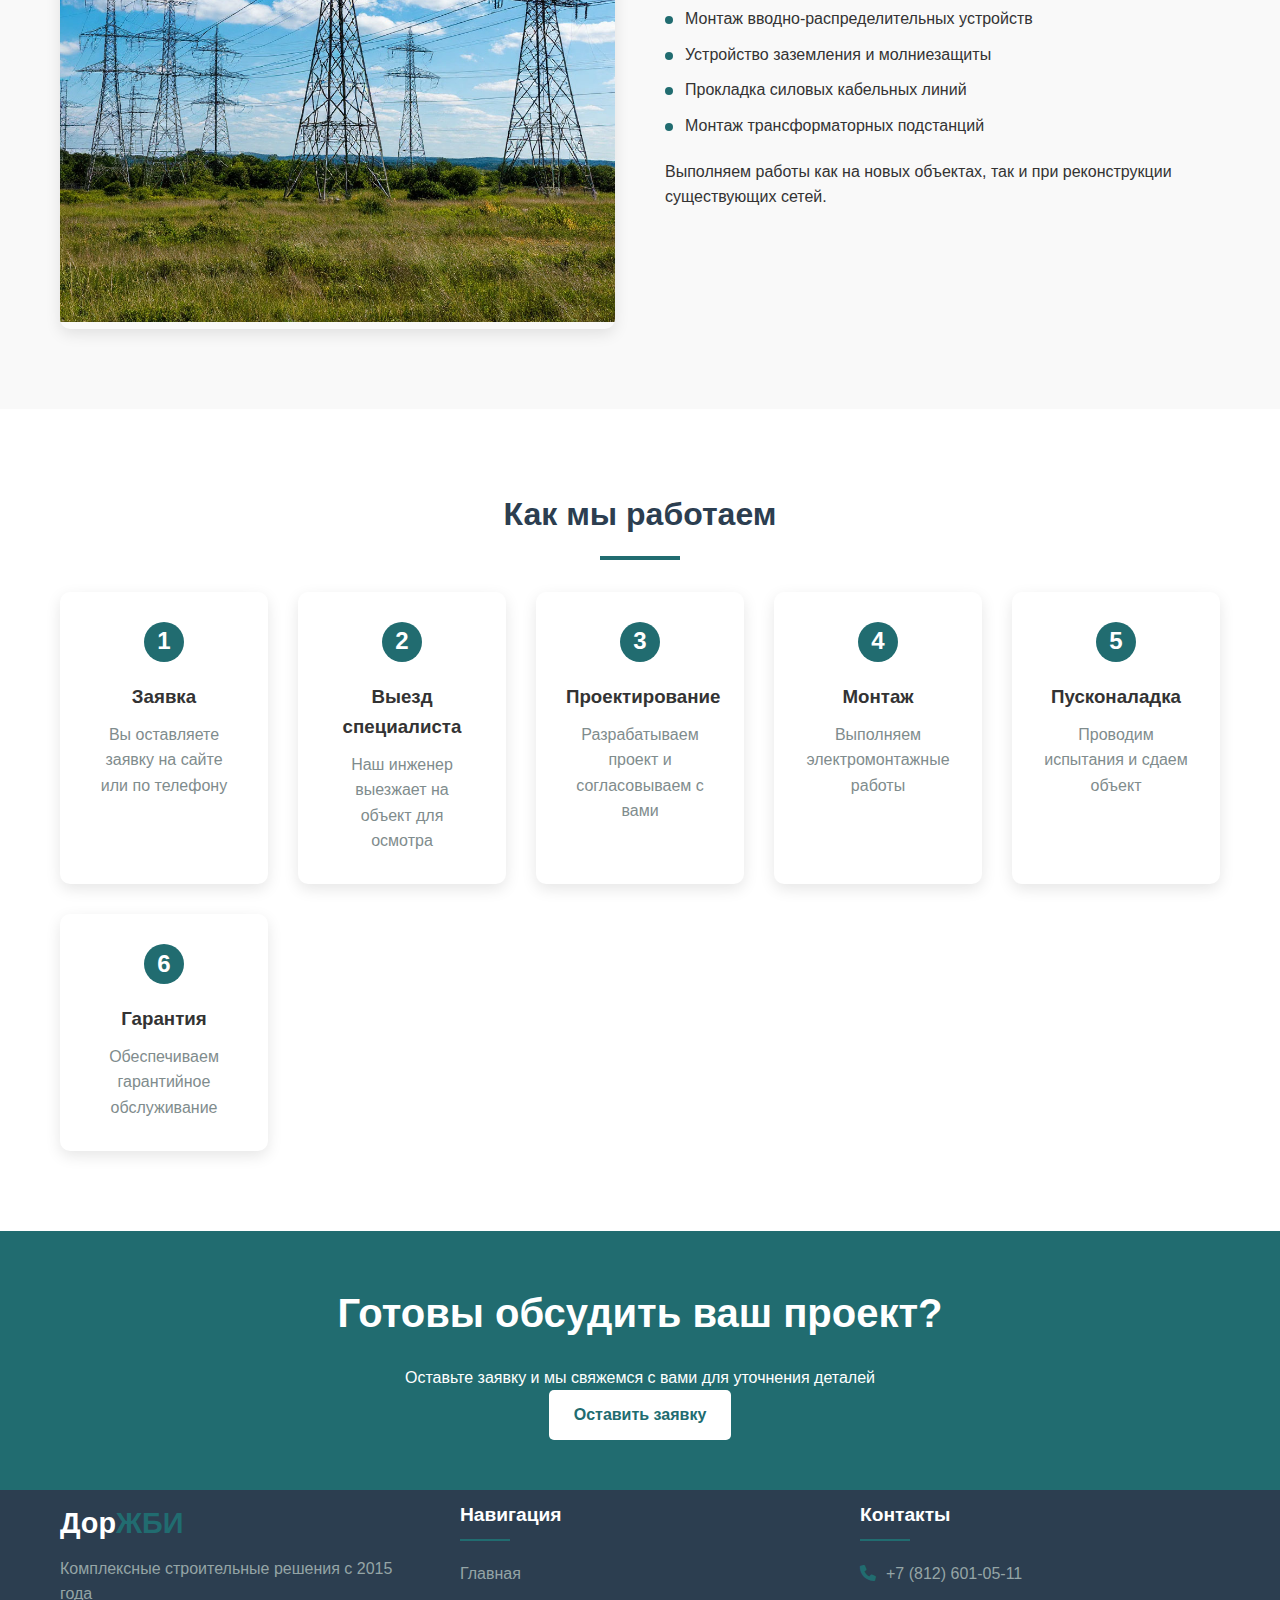
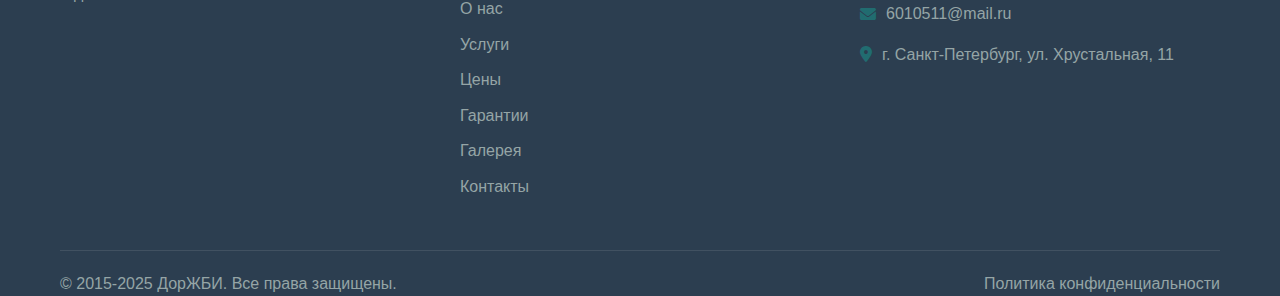
<file: electrical.html>
<!DOCTYPE html>
<html lang="ru">
<head>
    <meta charset="UTF-8">
    <meta name="viewport" content="width=device-width, initial-scale=1.0">
    <title>ДорЖБИ - Электромонтажные работы</title>
    <link rel="stylesheet" href="css/styles.css">
    <link rel="stylesheet" href="https://cdnjs.cloudflare.com/ajax/libs/font-awesome/6.0.0-beta3/css/all.min.css">
</head>
<body>
    <header class="header">
        <div class="container">
            <div class="logo">
                <img src="images/1/1.png" alt="Логотип" class="logo">
            </div>
            <nav class="nav">
                <ul>
                    <li><a href="index.html">Главная</a></li>
                    <li><a href="about.html" class="active">О нас</a></li>
                    <li class="dropdown">
                        <a href="#">Услуги <i class="fas fa-chevron-down"></i></a>
                        <ul class="dropdown-menu">
                            <li><a href="improvement.html">Благоустройство</a></li>
                            <li><a href="electrical.html">Электромонтажные работы</a></li>
                            <li><a href="metal.html">Металлоконструкции</a></li>
                            <li><a href="monolithic.html">Монолитные работы</a></li>
                        </ul>
                    </li>
                    <li><a href="prices.html">Цены</a></li>
                    <li><a href="guarantees.html">Гарантии</a></li>
                    <li><a href="gallery.html">Галерея</a></li>
                    <li><a href="contacts.html">Контакты</a></li>
                </ul>
            </nav>
            <div class="mobile-menu-btn">
                <i class="fas fa-bars"></i>
            </div>
        </div>
    </header>

    <section class="hero" style="background-image: url('images/header/4.jpg');">
        <div class="container">
        </div>
    </section>

    <section class="service-detail">
        <div class="container">
            <div class="service-content">
                <div class="service-description">
                    <h2>Электромонтажные работы</h2>
                    <p>Профессиональный монтаж электрических систем любой сложности</p>
                    <p>Компания "ДорЖБИ" предлагает полный спектр услуг по электромонтажу для объектов различного назначения. Наши специалисты имеют все необходимые допуски и сертификаты для выполнения работ любой сложности.</p>
                    
                    <div class="service-features">
                        <h3>Наши преимущества:</h3>
                        <ul>
                            <li><i class="fas fa-check"></i> Опытные специалисты с допусками СРО</li>
                            <li><i class="fas fa-check"></i> Использование качественных материалов</li>
                            <li><i class="fas fa-check"></i> Соблюдение всех норм и стандартов</li>
                            <li><i class="fas fa-check"></i> Гарантия на выполненные работы</li>
                            <li><i class="fas fa-check"></i> Современное оборудование и инструменты</li>
                        </ul>
                    </div>
                </div>
                <div class="service-image">
                    <img src="images/electrical-main.jpeg" alt="Электромонтажные работы">
                </div>
            </div>
        </div>
    </section>

    <section class="service-types">
        <div class="container">
            <h2 class="section-title">Виды электромонтажных работ</h2>
            <div class="types-grid">
                <div class="type-card">
                    <div class="type-icon">
                        <i class="fas fa-lightbulb"></i>
                    </div>
                    <h3>Уличное освещение</h3>
                    <p>Проектирование и монтаж систем наружного освещения</p>
                    <a href="#lighting" class="btn btn-small">Подробнее</a>
                </div>
                <div class="type-card">
                    <div class="type-icon">
                        <i class="fas fa-bolt"></i>
                    </div>
                    <h3>Электроснабжение объектов</h3>
                    <p>Полный комплекс работ по электроснабжению</p>
                    <a href="#power" class="btn btn-small">Подробнее</a>
                </div>
                <div class="type-card">
                    <div class="type-icon">
                        <i class="fas fa-server"></i>
                    </div>
                    <h3>Распределительные щиты</h3>
                    <p>Установка и сборка электрощитового оборудования</p>
                </div>
            </div>
        </div>
    </section>

    <section id="lighting" class="type-detail">
        <div class="container">
            <div class="type-content">
                <div class="type-text">
                    <h2>Уличное освещение</h2>
                    <p>Мы выполняем полный комплекс работ по устройству систем наружного освещения:</p>
                    <ul>
                        <li>Проектирование системы освещения</li>
                        <li>Монтаж опор освещения (от 3 до 12 метров)</li>
                        <li>Установка консольных и декоративных светильников</li>
                        <li>Прокладка кабельных линий подземным и воздушным способом</li>
                        <li>Монтаж систем автоматического управления освещением</li>
                    </ul>
                    <p>Используем только качественные материалы и оборудование от проверенных производителей.</p>
                </div>
                <div class="type-image">
                    <img src="images/lighting.png" alt="Уличное освещение">
                </div>
            </div>
        </div>
    </section>

    <section id="power" class="type-detail gray-bg">
        <div class="container">
            <div class="type-content reverse">
                <div class="type-text">
                    <h2>Электроснабжение объектов</h2>
                    <p>Полный комплекс работ по электроснабжению зданий и сооружений:</p>
                    <ul>
                        <li>Подключение к электрическим сетям</li>
                        <li>Монтаж вводно-распределительных устройств</li>
                        <li>Устройство заземления и молниезащиты</li>
                        <li>Прокладка силовых кабельных линий</li>
                        <li>Монтаж трансформаторных подстанций</li>
                    </ul>
                    <p>Выполняем работы как на новых объектах, так и при реконструкции существующих сетей.</p>
                </div>
                <div class="type-image">
                    <img src="images/power-supply.jpeg" alt="Электроснабжение объектов">
                </div>
            </div>
        </div>
    </section>

    <section class="service-process">
        <div class="container">
            <h2 class="section-title">Как мы работаем</h2>
            <div class="process-steps">
                <div class="step">
                    <div class="step-number">1</div>
                    <h3>Заявка</h3>
                    <p>Вы оставляете заявку на сайте или по телефону</p>
                </div>
                <div class="step">
                    <div class="step-number">2</div>
                    <h3>Выезд специалиста</h3>
                    <p>Наш инженер выезжает на объект для осмотра</p>
                </div>
                <div class="step">
                    <div class="step-number">3</div>
                    <h3>Проектирование</h3>
                    <p>Разрабатываем проект и согласовываем с вами</p>
                </div>
                <div class="step">
                    <div class="step-number">4</div>
                    <h3>Монтаж</h3>
                    <p>Выполняем электромонтажные работы</p>
                </div>
                <div class="step">
                    <div class="step-number">5</div>
                    <h3>Пусконаладка</h3>
                    <p>Проводим испытания и сдаем объект</p>
                </div>
                <div class="step">
                    <div class="step-number">6</div>
                    <h3>Гарантия</h3>
                    <p>Обеспечиваем гарантийное обслуживание</p>
                </div>
            </div>
        </div>
    </section>

    <section class="service-cta">
        <div class="container">
            <div class="cta-content">
                <h2>Готовы обсудить ваш проект?</h2>
                <p>Оставьте заявку и мы свяжемся с вами для уточнения деталей</p>
                <a href="contacts.html" class="btn">Оставить заявку</a>
            </div>
        </div>
    </section>

    <footer class="footer">
        <div class="container">
            <div class="footer-content">
                <div class="footer-logo">
                    <h3>Дор<span>ЖБИ</span></h3>
                    <p>Комплексные строительные решения с 2015 года</p>
                </div>
                <div class="footer-links">
                    <h4>Навигация</h4>
                    <ul>
                        <li><a href="index.html">Главная</a></li>
                        <li><a href="about.html">О нас</a></li>
                        <li><a href="services/improvement.html">Услуги</a></li>
                        <li><a href="prices.html">Цены</a></li>
                        <li><a href="guarantees.html">Гарантии</a></li>
                        <li><a href="gallery.html">Галерея</a></li>
                        <li><a href="contacts.html">Контакты</a></li>
                    </ul>
                </div>
                <div class="footer-contacts">
                    <h4>Контакты</h4>
                    <ul>
                        <li><i class="fas fa-phone"></i> +7 (812) 601-05-11</li>
                        <li><i class="fas fa-envelope"></i> 6010511@mail.ru</li>
                        <li><i class="fas fa-map-marker-alt"></i> г. Санкт-Петербург, ул. Хрустальная, 11</li>
                    </ul>
                </div>
            </div>
            <div class="footer-bottom">
                <p>&copy; 2015-2025 ДорЖБИ. Все права защищены.</p>
                <a href="#" class="privacy-policy">Политика конфиденциальности</a>
            </div>
        </div>
    </footer>

    <script src="js/script.js"></script>
</body>
</html>
</file>
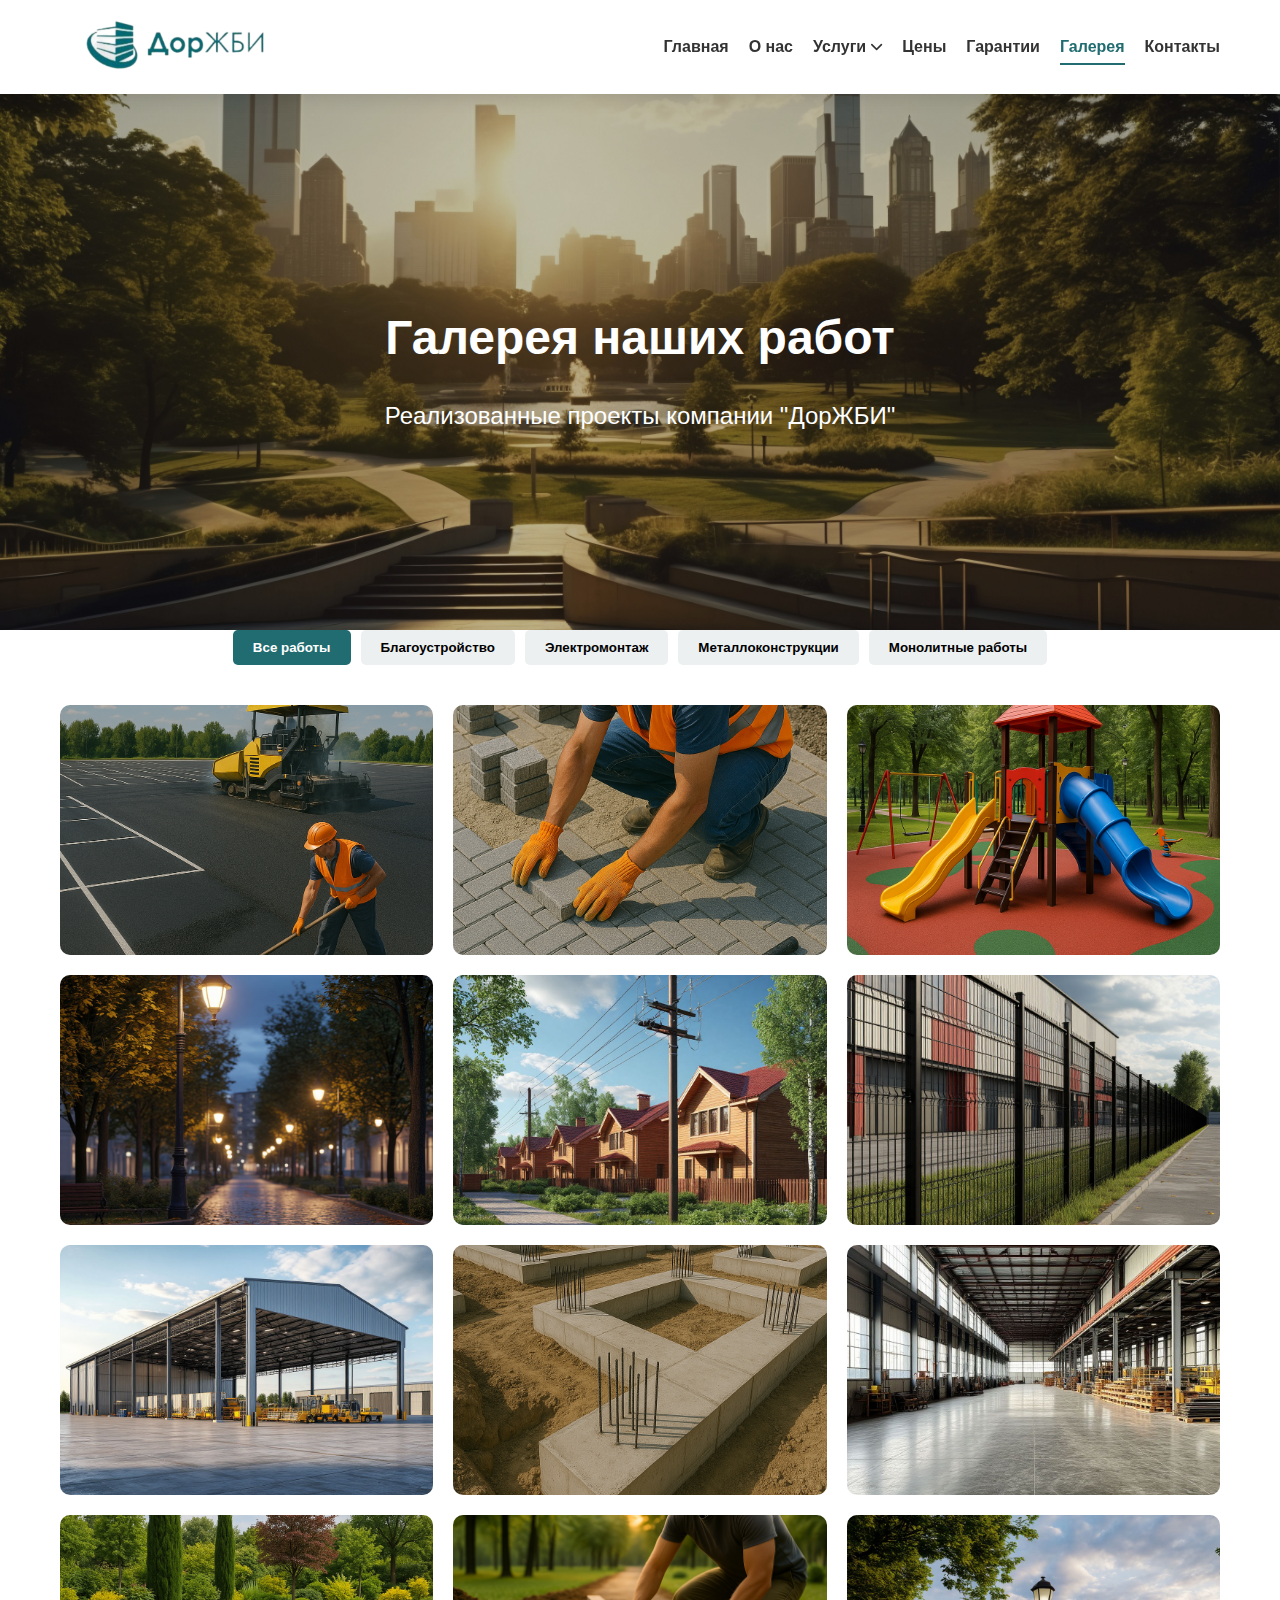
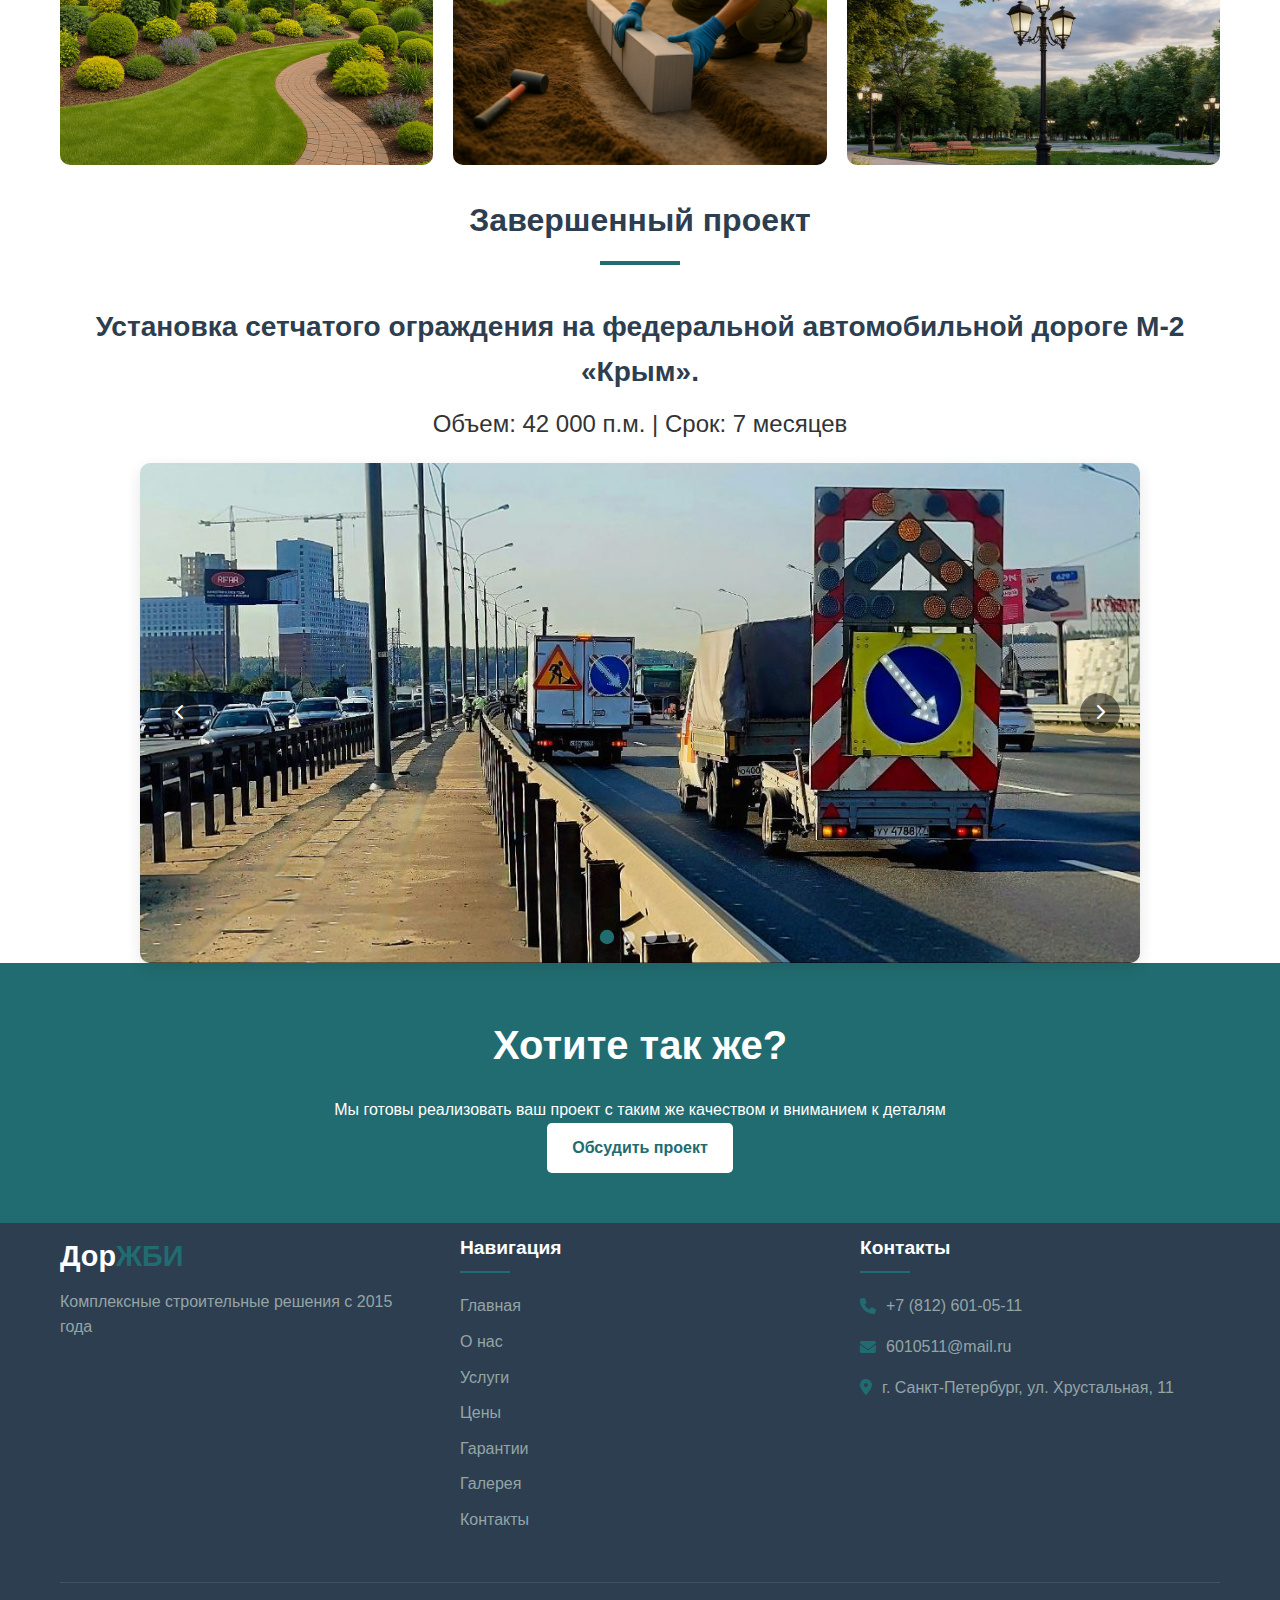
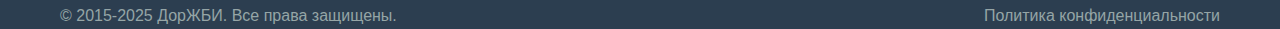
<file: gallery.html>
<!DOCTYPE html>
<html lang="ru">
<head>
    <meta charset="UTF-8">
    <meta name="viewport" content="width=device-width, initial-scale=1.0">
    <title>ДорЖБИ - Галерея работ</title>
    <link rel="stylesheet" href="css/styles.css">
    <link rel="stylesheet" href="https://cdnjs.cloudflare.com/ajax/libs/font-awesome/6.0.0-beta3/css/all.min.css">
</head>
<body>
    <header class="header">
        <div class="container">
            <div class="logo">
                <img src="images/1/1.png" alt="Логотип" class="logo">
            </div>
            <nav class="nav">
                <ul>
                    <li><a href="index.html">Главная</a></li>
                    <li><a href="about.html">О нас</a></li>
                    <li class="dropdown">
                        <a href="#">Услуги <i class="fas fa-chevron-down"></i></a>
                        <ul class="dropdown-menu">
                            <li><a href="improvement.html">Благоустройство</a></li>
                            <li><a href="electrical.html">Электромонтажные работы</a></li>
                            <li><a href="metal.html">Металлоконструкции</a></li>
                            <li><a href="monolithic.html">Монолитные работы</a></li>
                        </ul>
                    </li>
                    <li><a href="prices.html">Цены</a></li>
                    <li><a href="guarantees.html">Гарантии</a></li>
                    <li><a href="gallery.html" class="active">Галерея</a></li>
                    <li><a href="contacts.html">Контакты</a></li>
                </ul>
            </nav>
            <div class="mobile-menu-btn">
                <i class="fas fa-bars"></i>
            </div>
        </div>
    </header>

    <section class="hero" style="background-image: url('images/header/10.jpg'); background-size: cover; background-position: center;">
        <div class="container">
            <div class="hero-content">
            <h2>Галерея наших работ</h2>
            <p>Реализованные проекты компании "ДорЖБИ"</p>
            </div>
        </div>
    </section>

    <section class="gallery-section">
        <div class="container">
            <div class="gallery-filter">
                <button class="filter-btn active" data-filter="all">Все работы</button>
                <button class="filter-btn" data-filter="improvement">Благоустройство</button>
                <button class="filter-btn" data-filter="electrical">Электромонтаж</button>
                <button class="filter-btn" data-filter="metal">Металлоконструкции</button>
                <button class="filter-btn" data-filter="monolithic">Монолитные работы</button>
            </div>

            <div class="gallery">
                <div class="gallery-item" data-category="improvement">
                    <img src="images/gallery/asphalt1.png" alt="Асфальтирование парковки">
                    <div class="gallery-overlay">
                        <h3>Асфальтирование парковки</h3>
                    </div>
                </div>
                <div class="gallery-item" data-category="improvement">
                    <img src="images/gallery/paving1.png" alt="Укладка тротуарной плитки">
                    <div class="gallery-overlay">
                        <h3>Укладка тротуарной плитки</h3>
                    </div>
                </div>
                <div class="gallery-item" data-category="improvement">
                    <img src="images/gallery/rubber1.png" alt="Резиновое покрытие">
                    <div class="gallery-overlay">
                        <h3>Покрытие из резиновой крошки</h3>
                    </div>
                </div>
                <div class="gallery-item" data-category="electrical">
                    <img src="images/gallery/lighting1.jpeg" alt="Уличное освещение">
                    <div class="gallery-overlay">
                        <h3>Уличное освещение</h3>
                    </div>
                </div>
                <div class="gallery-item" data-category="electrical">
                    <img src="images/gallery/electrical1.jpeg" alt="Электроснабжение">
                    <div class="gallery-overlay">
                        <h3>Электроснабжение участка</h3>
                    </div>
                </div>
                <div class="gallery-item" data-category="metal">
                    <img src="images/gallery/fence1.jpeg" alt="Ограждение территории">
                    <div class="gallery-overlay">
                        <h3>Ограждение территории</h3>
                    </div>
                </div>
                <div class="gallery-item" data-category="metal">
                    <img src="images/gallery/hangar1.jpeg" alt="Строительство ангара">
                    <div class="gallery-overlay">
                        <h3>Строительство ангара</h3>
                    </div>
                </div>
                <div class="gallery-item" data-category="monolithic">
                    <img src="images/gallery/foundation1.png" alt="Заливка фундамента">
                    <div class="gallery-overlay">
                        <h3>Ленточный фундамент</h3>
                    </div>
                </div>
                <div class="gallery-item" data-category="monolithic">
                    <img src="images/gallery/floor1.jpg" alt="Промышленные полы">
                    <div class="gallery-overlay">
                        <h3>Промышленные полы</h3>
                    </div>
                </div>
                <div class="gallery-item" data-category="improvement">
                    <img src="images/gallery/landscaping1.png" alt="Озеленение территории">
                    <div class="gallery-overlay">
                        <h3>Озеленение территории</h3>
                    </div>
                </div>
                <div class="gallery-item" data-category="improvement">
                    <img src="images/gallery/curb1.png" alt="Установка бордюров">
                    <div class="gallery-overlay">
                        <h3>Установка бордюрного камня</h3>
                    </div>
                </div>
                <div class="gallery-item" data-category="electrical">
                    <img src="images/gallery/lighting2.png" alt="Освещение парка">
                    <div class="gallery-overlay">
                        <h3>Освещение парковой зоны</h3>
                    </div>
                </div>
            </div>
    </section>

<section class="completed-projects">
    <div class="container">
        <h2 class="section-title">Завершенный проект</h2>
        <div class="simple-slider">
                <div class="project-title">
                    <h3>Установка сетчатого ограждения на федеральной автомобильной дороге М-2 «Крым».</h3>
                    <p>Объем: 42 000 п.м. | Срок: 7 месяцев</p>
                </div>
                
                <div class="slider-container">
                    <div class="slider-track">
                        <div class="slider-slide">
                            <img src="images/project/project1-1.jpg" alt="Проект 1 - Фото 1">
                        </div>
                        <div class="slider-slide">
                            <img src="images/project/project1-2.jpg" alt="Проект 1 - Фото 2">
                        </div>
                        <div class="slider-slide">
                            <img src="images/project/project1-3.jpg" alt="Проект 1 - Фото 3">
                        </div>
                        <div class="slider-slide">
                            <img src="images/project/project1-4.jpg" alt="Проект 1 - Фото 4">
                        </div>
                    </div>
                    
                    <button class="slider-prev"><i class="fas fa-chevron-left"></i></button>
                    <button class="slider-next"><i class="fas fa-chevron-right"></i></button>
                    
                    <div class="slider-dots">
                        <span class="dot active"></span>
                        <span class="dot"></span>
                        <span class="dot"></span>
                        <span class="dot"></span>
                    </div>
                </div>
            </div>
        </div>
    </section>

            <div class="service-cta">
                <h2>Хотите так же?</h2>
                <p>Мы готовы реализовать ваш проект с таким же качеством и вниманием к деталям</p>
                
                <a href="contacts.html" class="btn">Обсудить проект</a>
            </div>
        </div>
    </section>


    <footer class="footer">
        <div class="container">
            <div class="footer-content">
                <div class="footer-logo">
                    <h3>Дор<span>ЖБИ</span></h3>
                    <p>Комплексные строительные решения с 2015 года</p>
                </div>
                <div class="footer-links">
                    <h4>Навигация</h4>
                    <ul>
                        <li><a href="index.html">Главная</a></li>
                        <li><a href="about.html">О нас</a></li>
                        <li><a href="services/improvement.html">Услуги</a></li>
                        <li><a href="prices.html">Цены</a></li>
                        <li><a href="guarantees.html">Гарантии</a></li>
                        <li><a href="gallery.html">Галерея</a></li>
                        <li><a href="contacts.html">Контакты</a></li>
                    </ul>
                </div>
                <div class="footer-contacts">
                    <h4>Контакты</h4>
                    <ul>
                        <li><i class="fas fa-phone"></i> +7 (812) 601-05-11</li>
                        <li><i class="fas fa-envelope"></i> 6010511@mail.ru</li>
                        <li><i class="fas fa-map-marker-alt"></i> г. Санкт-Петербург, ул. Хрустальная, 11</li>
                    </ul>
                </div>
            </div>
            <div class="footer-bottom">
                <p>&copy; 2015-2025 ДорЖБИ. Все права защищены.</p>
                <a href="#" class="privacy-policy">Политика конфиденциальности</a>
            </div>
        </div>
    </footer>

    <script src="js/script.js"></script>
    <script>
        // Gallery filter
        const filterBtns = document.querySelectorAll('.filter-btn');
        const galleryItems = document.querySelectorAll('.gallery-item');
        
        if (filterBtns.length && galleryItems.length) {
            filterBtns.forEach(btn => {
                btn.addEventListener('click', function() {
                    // Remove active class from all buttons
                    filterBtns.forEach(btn => btn.classList.remove('active'));
                    // Add active class to clicked button
                    this.classList.add('active');
                    
                    const filter = this.getAttribute('data-filter');
                    
                    galleryItems.forEach(item => {
                        if (filter === 'all' || item.getAttribute('data-category') === filter) {
                            item.style.display = 'block';
                        } else {
                            item.style.display = 'none';
                        }
                    });
                });
            });
        }

        // Simple slider for projects
        let currentSlide = 0;
        const slides = document.querySelectorAll('.project-slide');
        
        function showSlide(n) {
            slides.forEach(slide => slide.style.display = 'none');
            currentSlide = (n + slides.length) % slides.length;
            slides[currentSlide].style.display = 'flex';
        }
        
        function nextSlide() {
            showSlide(currentSlide + 1);
        }
        
        // Auto-rotate slides every 5 seconds
        if (slides.length > 1) {
            showSlide(0);
            setInterval(nextSlide, 5000);
        } else if (slides.length === 1) {
            slides[0].style.display = 'flex';
        }
    </script>
       <script>
        // Simple Slider
        document.addEventListener('DOMContentLoaded', function() {
            const track = document.querySelector('.slider-track');
            const slides = document.querySelectorAll('.slider-slide');
            const dots = document.querySelectorAll('.dot');
            const prevBtn = document.querySelector('.slider-prev');
            const nextBtn = document.querySelector('.slider-next');
            
            let currentSlide = 0;
            const slideCount = slides.length;
            
            // Set initial positions
            function initSlider() {
                const slideWidth = slides[0].clientWidth;
                slides.forEach((slide, index) => {
                    slide.style.left = `${slideWidth * index}px`;
                });
            }
            
            // Move to slide
            function goToSlide(index) {
                const slideWidth = slides[0].clientWidth;
                track.style.transform = `translateX(-${slideWidth * index}px)`;
                currentSlide = index;
                
                // Update dots
                dots.forEach(dot => dot.classList.remove('active'));
                dots[currentSlide].classList.add('active');
            }
            
            // Next slide
            function nextSlide() {
                if (currentSlide === slideCount - 1) {
                    goToSlide(0);
                } else {
                    goToSlide(currentSlide + 1);
                }
            }
            
            // Prev slide
            function prevSlide() {
                if (currentSlide === 0) {
                    goToSlide(slideCount - 1);
                } else {
                    goToSlide(currentSlide - 1);
                }
            }
            
            // Dot click
            dots.forEach((dot, index) => {
                dot.addEventListener('click', () => {
                    goToSlide(index);
                });
            });
            
            // Button events
            nextBtn.addEventListener('click', nextSlide);
            prevBtn.addEventListener('click', prevSlide);
            
            // Auto slide
            let slideInterval = setInterval(nextSlide, 3000);
            
            // Pause on hover
            track.addEventListener('mouseenter', () => {
                clearInterval(slideInterval);
            });
            
            track.addEventListener('mouseleave', () => {
                slideInterval = setInterval(nextSlide, 3000);
            });
            
            // Initialize
            initSlider();
            window.addEventListener('resize', initSlider);
        });
    </script>
</body>
</html>
</file>
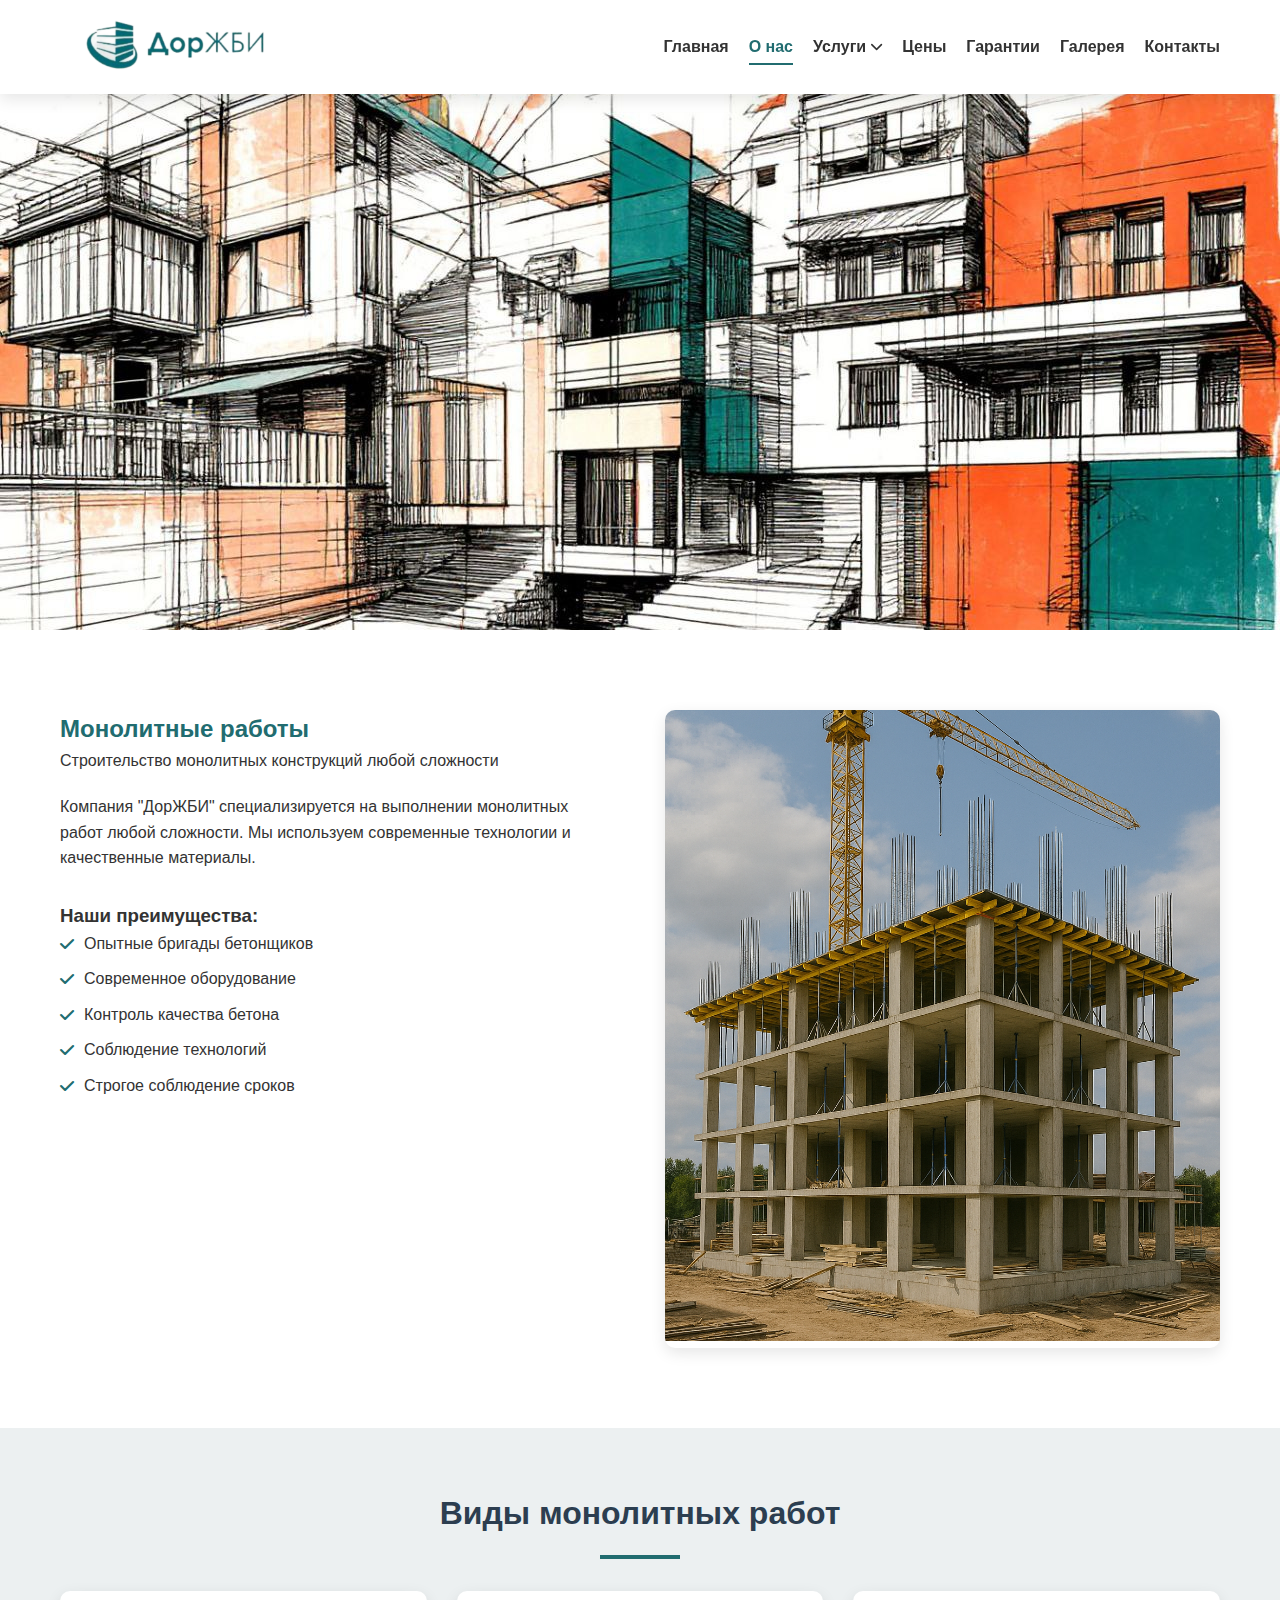
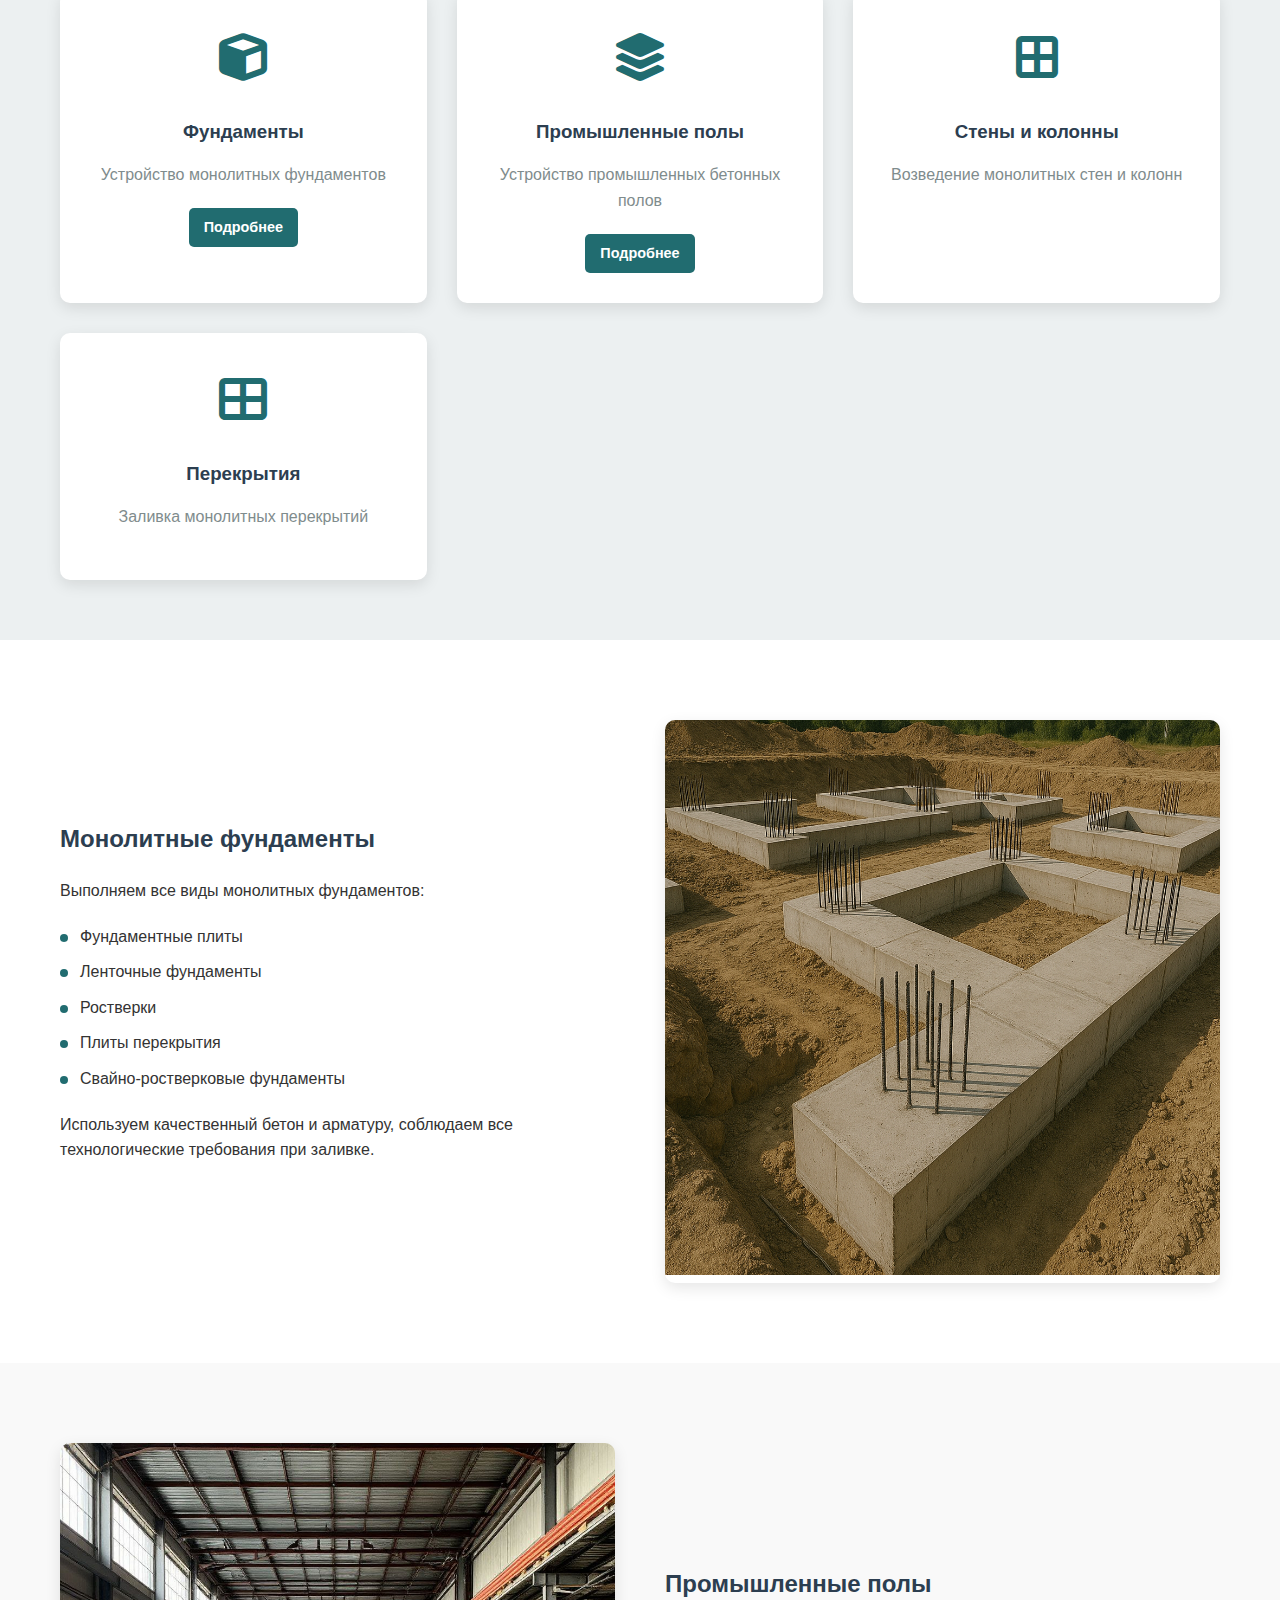
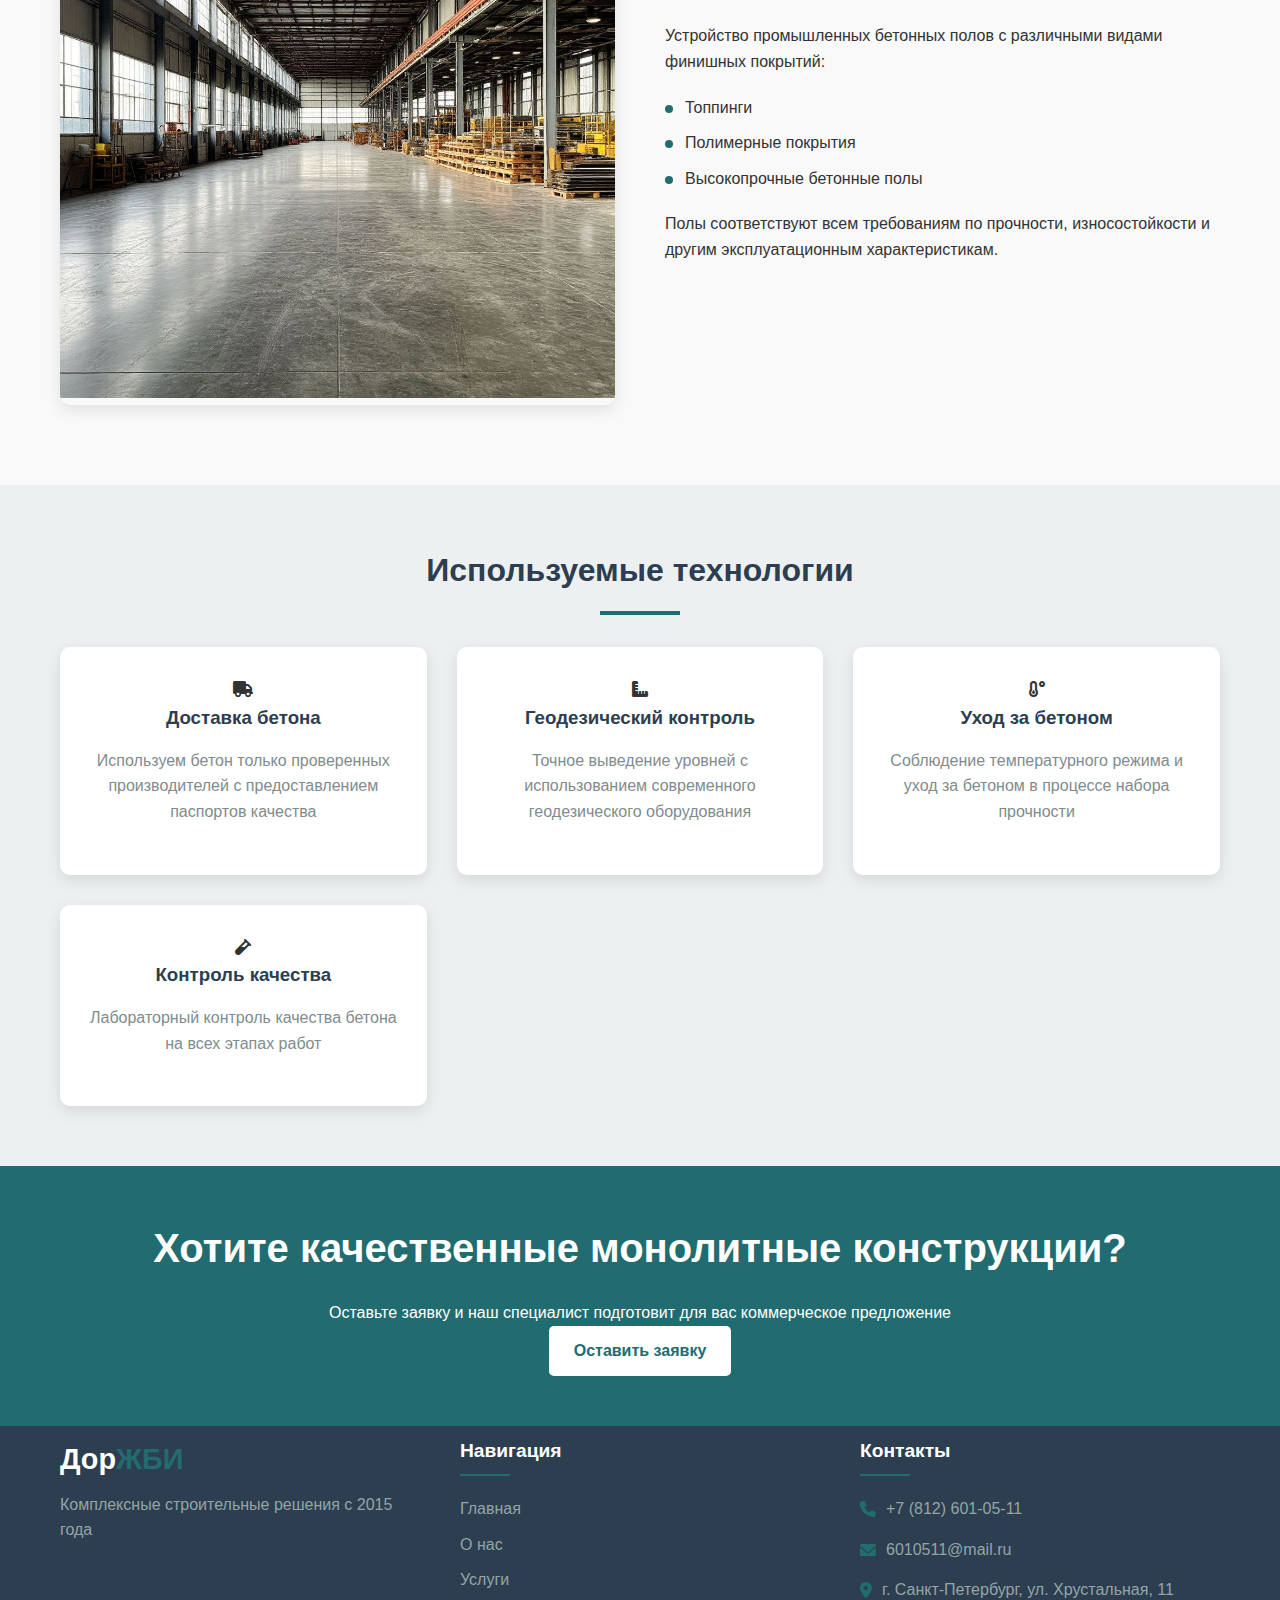
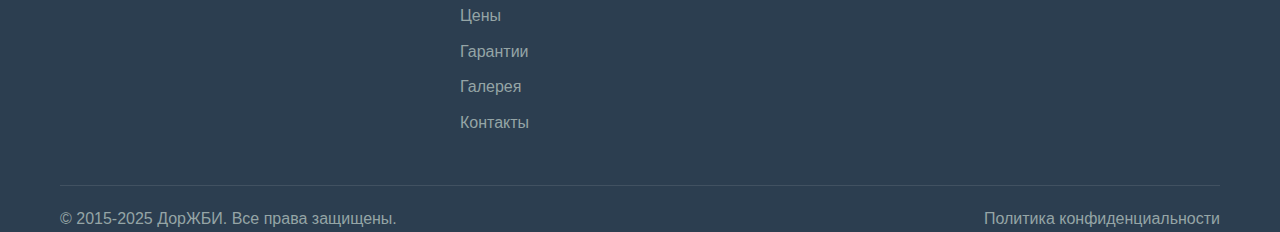
<file: monolithic.html>
<!DOCTYPE html>
<html lang="ru">
<head>
    <meta charset="UTF-8">
    <meta name="viewport" content="width=device-width, initial-scale=1.0">
    <title>ДорЖБИ - Монолитные работы</title>
    <link rel="stylesheet" href="css/styles.css">
    <link rel="stylesheet" href="https://cdnjs.cloudflare.com/ajax/libs/font-awesome/6.0.0-beta3/css/all.min.css">
</head>
<body>
    <header class="header">
        <div class="container">
            <div class="logo">
                <img src="images/1/1.png" alt="Логотип" class="logo">
            </div>
            <nav class="nav">
                <ul>
                    <li><a href="index.html">Главная</a></li>
                    <li><a href="about.html" class="active">О нас</a></li>
                    <li class="dropdown">
                        <a href="#">Услуги <i class="fas fa-chevron-down"></i></a>
                        <ul class="dropdown-menu">
                            <li><a href="improvement.html">Благоустройство</a></li>
                            <li><a href="electrical.html">Электромонтажные работы</a></li>
                            <li><a href="metal.html">Металлоконструкции</a></li>
                            <li><a href="monolithic.html">Монолитные работы</a></li>
                        </ul>
                    </li>
                    <li><a href="prices.html">Цены</a></li>
                    <li><a href="guarantees.html">Гарантии</a></li>
                    <li><a href="gallery.html">Галерея</a></li>
                    <li><a href="contacts.html">Контакты</a></li>
                </ul>
            </nav>
            <div class="mobile-menu-btn">
                <i class="fas fa-bars"></i>
            </div>
        </div>
    </header>

    <section class="hero" style="background-image: url('images/header/5.jpg');">
        <div class="container">
        </div>
    </section>

    <section class="service-detail">
        <div class="container">
            <div class="service-content">
                <div class="service-description">
                    <h2>Монолитные работы</h2>
                    <p>Строительство монолитных конструкций любой сложности</p>
                    <p>Компания "ДорЖБИ" специализируется на выполнении монолитных работ любой сложности. Мы используем современные технологии и качественные материалы.</p>
                    
                    <div class="service-features">
                        <h3>Наши преимущества:</h3>
                        <ul>
                            <li><i class="fas fa-check"></i> Опытные бригады бетонщиков</li>
                            <li><i class="fas fa-check"></i> Современное оборудование</li>
                            <li><i class="fas fa-check"></i> Контроль качества бетона</li>
                            <li><i class="fas fa-check"></i> Соблюдение технологий</li>
                            <li><i class="fas fa-check"></i> Строгое соблюдение сроков</li>
                        </ul>
                    </div>
                </div>
                <div class="service-image">
                    <img src="images/monolithic-main.png" alt="Монолитные работы">
                </div>
            </div>
        </div>
    </section>

    <section class="service-types">
        <div class="container">
            <h2 class="section-title">Виды монолитных работ</h2>
            <div class="types-grid">
                <div class="type-card">
                    <div class="type-icon">
                        <i class="fas fa-cube"></i>
                    </div>
                    <h3>Фундаменты</h3>
                    <p>Устройство монолитных фундаментов</p>
                    <a href="#foundations" class="btn btn-small">Подробнее</a>
                </div>
                 <div class="type-card">
                    <div class="type-icon">
                        <i class="fas fa-layer-group"></i>
                    </div>
                    <h3>Промышленные полы</h3>
                    <p>Устройство промышленных бетонных полов</p>
                    <a href="#industrial" class="btn btn-small">Подробнее</a>
                </div>
                <div class="type-card">
                    <div class="type-icon">
                        <i class="fas fa-border-all"></i>
                    </div>
                    <h3>Стены и колонны</h3>
                    <p>Возведение монолитных стен и колонн</p>
                </div>
                <div class="type-card">
                    <div class="type-icon">
                        <i class="fas fa-th-large"></i>
                    </div>
                    <h3>Перекрытия</h3>
                    <p>Заливка монолитных перекрытий</p>
                </div>
            </div>
        </div>
    </section>

    <section id="foundations" class="type-detail">
        <div class="container">
            <div class="type-content">
                <div class="type-text">
                    <h2>Монолитные фундаменты</h2>
                    <p>Выполняем все виды монолитных фундаментов:</p>
                    <ul>
                        <li>Фундаментные плиты</li>
                        <li>Ленточные фундаменты</li>
                        <li>Ростверки</li>
                        <li>Плиты перекрытия</li>
                        <li>Свайно-ростверковые фундаменты</li>
                    </ul>
                    <p>Используем качественный бетон и арматуру, соблюдаем все технологические требования при заливке.</p>
                </div>
                <div class="type-image">
                    <img src="images/foundations.png" alt="Монолитные фундаменты">
                </div>
            </div>
        </div>
    </section>

    <section id="industrial" class="type-detail gray-bg">
        <div class="container">
            <div class="type-content reverse">
                <div class="type-text">
                    <h2>Промышленные полы</h2>
                    <p>Устройство промышленных бетонных полов с различными видами финишных покрытий:</p>
                    <ul>
                        <li>Топпинги</li>
                        <li>Полимерные покрытия</li>
                        <li>Высокопрочные бетонные полы</li>
                    </ul>
                    <p>Полы соответствуют всем требованиям по прочности, износостойкости и другим эксплуатационным характеристикам.</p>
                </div>
                <div class="type-image">
                    <img src="images/industrial-floors.jpg" alt="Промышленные полы">
                </div>
            </div>
        </div>
    </section>

    <section class="service-types">
        <div class="container">
            <h2 class="section-title">Используемые технологии</h2>
            <div class="types-grid">
                <div class="type-card">
                    <div class="tech-icon">
                        <i class="fas fa-truck"></i>
                    </div>
                    <h3>Доставка бетона</h3>
                    <p>Используем бетон только проверенных производителей с предоставлением паспортов качества</p>
                </div>
                <div class="type-card">
                    <div class="tech-icon">
                        <i class="fas fa-ruler-combined"></i>
                    </div>
                    <h3>Геодезический контроль</h3>
                    <p>Точное выведение уровней с использованием современного геодезического оборудования</p>
                </div>
                <div class="type-card">
                    <div class="tech-icon">
                        <i class="fas fa-temperature-low"></i>
                    </div>
                    <h3>Уход за бетоном</h3>
                    <p>Соблюдение температурного режима и уход за бетоном в процессе набора прочности</p>
                </div>
                <div class="type-card">
                    <div class="tech-icon">
                        <i class="fas fa-vial"></i>
                    </div>
                    <h3>Контроль качества</h3>
                    <p>Лабораторный контроль качества бетона на всех этапах работ</p>
                </div>
            </div>
        </div>
    </section>


    <section class="service-cta">
        <div class="container">
            <div class="cta-content">
                <h2>Хотите качественные монолитные конструкции?</h2>
                <p>Оставьте заявку и наш специалист подготовит для вас коммерческое предложение</p>
                <a href="contacts.html" class="btn">Оставить заявку</a>
            </div>
        </div>
    </section>

    <footer class="footer">
        <div class="container">
            <div class="footer-content">
                <div class="footer-logo">
                    <h3>Дор<span>ЖБИ</span></h3>
                    <p>Комплексные строительные решения с 2015 года</p>
                </div>
                <div class="footer-links">
                    <h4>Навигация</h4>
                    <ul>
                        <li><a href="index.html">Главная</a></li>
                        <li><a href="about.html">О нас</a></li>
                        <li><a href="services/improvement.html">Услуги</a></li>
                        <li><a href="prices.html">Цены</a></li>
                        <li><a href="guarantees.html">Гарантии</a></li>
                        <li><a href="gallery.html">Галерея</a></li>
                        <li><a href="contacts.html">Контакты</a></li>
                    </ul>
                </div>
                <div class="footer-contacts">
                    <h4>Контакты</h4>
                    <ul>
                        <li><i class="fas fa-phone"></i> +7 (812) 601-05-11</li>
                        <li><i class="fas fa-envelope"></i> 6010511@mail.ru</li>
                        <li><i class="fas fa-map-marker-alt"></i> г. Санкт-Петербург, ул. Хрустальная, 11</li>
                    </ul>
                </div>
            </div>
            <div class="footer-bottom">
                <p>&copy; 2015-2025 ДорЖБИ. Все права защищены.</p>
                <a href="#" class="privacy-policy">Политика конфиденциальности</a>
            </div>
        </div>
    </footer>

    <script src="js/script.js"></script>
</body>
</html>
</file>
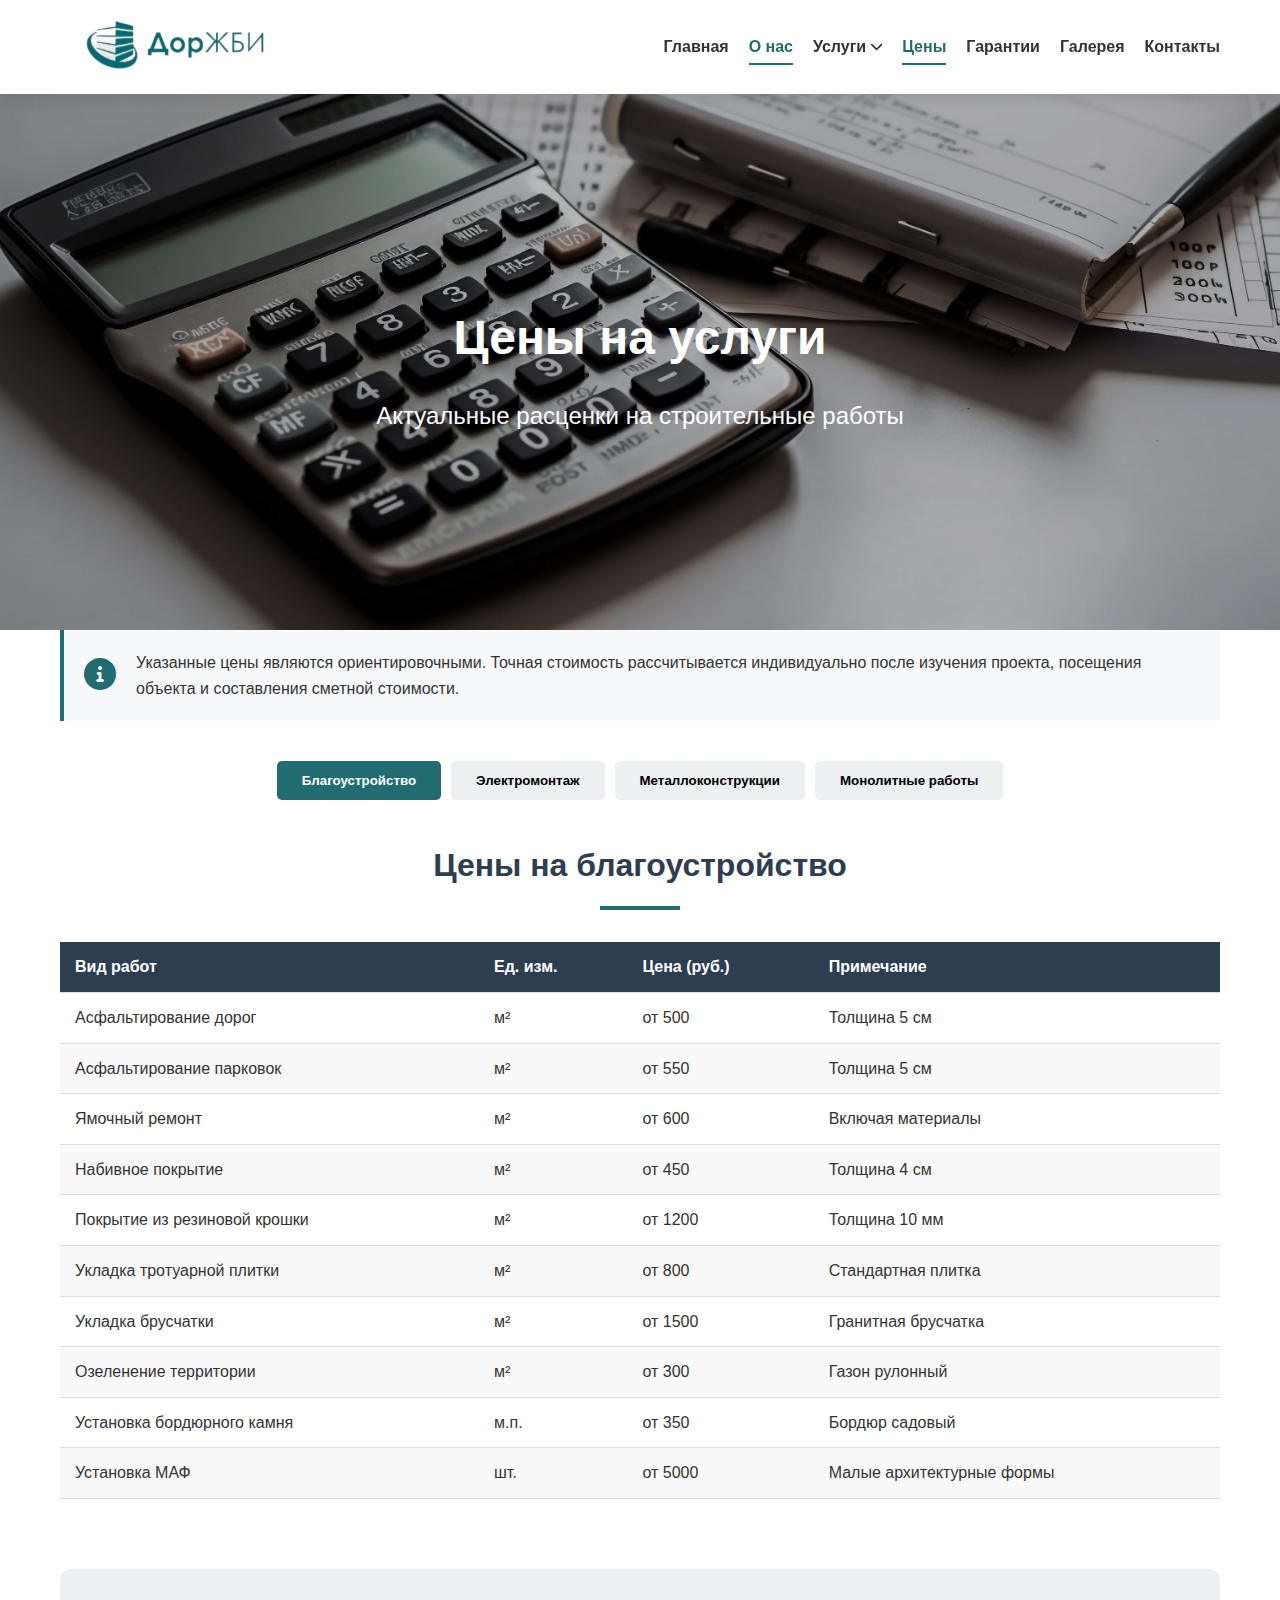
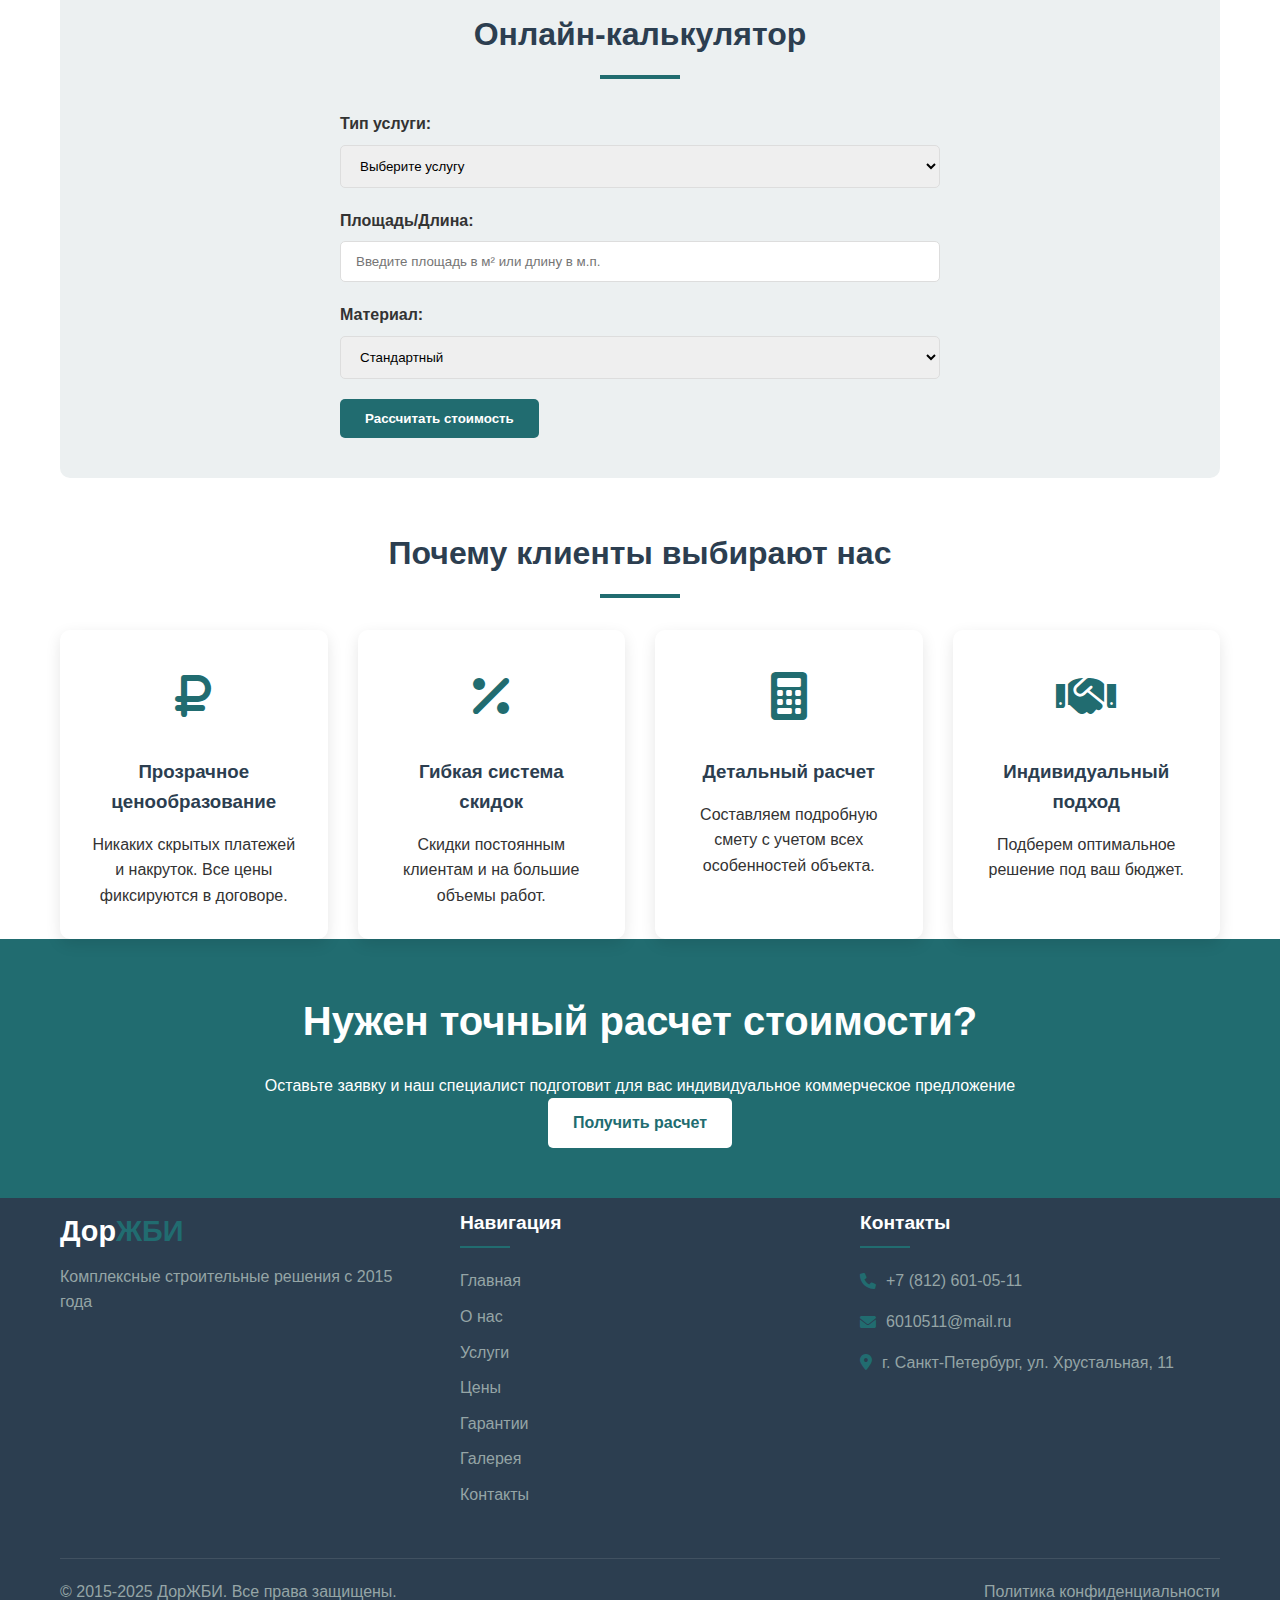
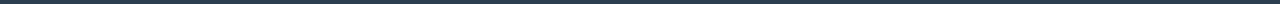
<file: prices.html>
<!DOCTYPE html>
<html lang="ru">
<head>
    <meta charset="UTF-8">
    <meta name="viewport" content="width=device-width, initial-scale=1.0">
    <title>ДорЖБИ - Цены на услуги</title>
    <link rel="stylesheet" href="css/styles.css">
    <link rel="stylesheet" href="https://cdnjs.cloudflare.com/ajax/libs/font-awesome/6.0.0-beta3/css/all.min.css">
</head>
<body>
    <header class="header">
        <div class="container">
            <div class="logo">
                <img src="images/1/1.png" alt="Логотип" class="logo">
            </div>
            <nav class="nav">
                <ul>
                    <li><a href="index.html">Главная</a></li>
                    <li><a href="about.html" class="active">О нас</a></li>
                    <li class="dropdown">
                        <a href="#">Услуги <i class="fas fa-chevron-down"></i></a>
                        <ul class="dropdown-menu">
                            <li><a href="improvement.html">Благоустройство</a></li>
                            <li><a href="electrical.html">Электромонтажные работы</a></li>
                            <li><a href="metal.html">Металлоконструкции</a></li>
                            <li><a href="monolithic.html">Монолитные работы</a></li>
                        </ul>
                    </li>
                    <li><a href="prices.html" class="active">Цены</a></li>
                    <li><a href="guarantees.html">Гарантии</a></li>
                    <li><a href="gallery.html">Галерея</a></li>
                    <li><a href="contacts.html">Контакты</a></li>
                </ul>
            </nav>
            <div class="mobile-menu-btn">
                <i class="fas fa-bars"></i>
            </div>
        </div>
    </header>

    <section class="hero" style="background-image: url('images/header/7.jpg'); background-size: cover; background-position: center;">
    <div class="container">
        <div class="hero-content">
        <h2>Цены на услуги</h2>
        <p>Актуальные расценки на строительные работы</p>
        </div>
    </div>
</section>

    <section class="price-section">
        <div class="container">
            <div class="price-notice">
                <div class="notice-icon">
                    <i class="fas fa-info-circle"></i>
                </div>
                <p>Указанные цены являются ориентировочными. Точная стоимость рассчитывается индивидуально после изучения проекта, посещения объекта и составления сметной стоимости.</p>
            </div>

            <div class="price-tabs">
                <button class="price-tab-btn active" data-tab="improvement">Благоустройство</button>
                <button class="price-tab-btn" data-tab="electrical">Электромонтаж</button>
                <button class="price-tab-btn" data-tab="metal">Металлоконструкции</button>
                <button class="price-tab-btn" data-tab="monolithic">Монолитные работы</button>
            </div>

            <div class="price-tab-content active" id="improvement">
                <h2 class="section-title">Цены на благоустройство</h2>
                <div class="price-table">
                    <table>
                        <thead>
                            <tr>
                                <th>Вид работ</th>
                                <th>Ед. изм.</th>
                                <th>Цена (руб.)</th>
                                <th>Примечание</th>
                            </tr>
                        </thead>
                        <tbody>
                            <tr>
                                <td>Асфальтирование дорог</td>
                                <td>м²</td>
                                <td>от 500</td>
                                <td>Толщина 5 см</td>
                            </tr>
                            <tr>
                                <td>Асфальтирование парковок</td>
                                <td>м²</td>
                                <td>от 550</td>
                                <td>Толщина 5 см</td>
                            </tr>
                            <tr>
                                <td>Ямочный ремонт</td>
                                <td>м²</td>
                                <td>от 600</td>
                                <td>Включая материалы</td>
                            </tr>
                            <tr>
                                <td>Набивное покрытие</td>
                                <td>м²</td>
                                <td>от 450</td>
                                <td>Толщина 4 см</td>
                            </tr>
                            <tr>
                                <td>Покрытие из резиновой крошки</td>
                                <td>м²</td>
                                <td>от 1200</td>
                                <td>Толщина 10 мм</td>
                            </tr>
                            <tr>
                                <td>Укладка тротуарной плитки</td>
                                <td>м²</td>
                                <td>от 800</td>
                                <td>Стандартная плитка</td>
                            </tr>
                            <tr>
                                <td>Укладка брусчатки</td>
                                <td>м²</td>
                                <td>от 1500</td>
                                <td>Гранитная брусчатка</td>
                            </tr>
                            <tr>
                                <td>Озеленение территории</td>
                                <td>м²</td>
                                <td>от 300</td>
                                <td>Газон рулонный</td>
                            </tr>
                            <tr>
                                <td>Установка бордюрного камня</td>
                                <td>м.п.</td>
                                <td>от 350</td>
                                <td>Бордюр садовый</td>
                            </tr>
                            <tr>
                                <td>Установка МАФ</td>
                                <td>шт.</td>
                                <td>от 5000</td>
                                <td>Малые архитектурные формы</td>
                            </tr>
                        </tbody>
                    </table>
                </div>
            </div>

            <div class="price-tab-content" id="electrical">
                <h2 class="section-title">Цены на электромонтажные работы</h2>
                <div class="price-table">
                    <table>
                        <thead>
                            <tr>
                                <th>Вид работ</th>
                                <th>Ед. изм.</th>
                                <th>Цена (руб.)</th>
                                <th>Примечание</th>
                            </tr>
                        </thead>
                        <tbody>
                            <tr>
                                <td>Уличное освещение (столбы)</td>
                                <td>точка</td>
                                <td>от 2500</td>
                                <td>Высота 3-4 метра</td>
                            </tr>
                            <tr>
                                <td>Уличное освещение (консоли)</td>
                                <td>точка</td>
                                <td>от 3500</td>
                                <td>Высота 6-8 метров</td>
                            </tr>
                            <tr>
                                <td>Прокладка кабеля в земле</td>
                                <td>м.п.</td>
                                <td>от 150</td>
                                <td>Глубина 0.7 м</td>
                            </tr>
                            <tr>
                                <td>Монтаж распределительного щита</td>
                                <td>шт.</td>
                                <td>от 8000</td>
                                <td>Щит на 12 модулей</td>
                            </tr>
                            <tr>
                                <td>Электроснабжение участка</td>
                                <td>кВт</td>
                                <td>от 1500</td>
                                <td>Подключение к сети</td>
                            </tr>
                        </tbody>
                    </table>
                </div>
            </div>

            <div class="price-tab-content" id="metal">
                <h2 class="section-title">Цены на металлоконструкции</h2>
                <div class="price-table">
                    <table>
                        <thead>
                            <tr>
                                <th>Вид работ</th>
                                <th>Ед. изм.</th>
                                <th>Цена (руб.)</th>
                                <th>Примечание</th>
                            </tr>
                        </thead>
                        <tbody>
                            <tr>
                                <td>Ограждение из профнастила</td>
                                <td>м.п.</td>
                                <td>от 2000</td>
                                <td>Высота 1.5 м</td>
                            </tr>
                            <tr>
                                <td>Ограждение 3D</td>
                                <td>м.п.</td>
                                <td>от 3500</td>
                                <td>Высота 1.8 м</td>
                            </tr>
                            <tr>
                                <td>Кованое ограждение</td>
                                <td>м.п.</td>
                                <td>от 6000</td>
                                <td>Индивидуальный дизайн</td>
                            </tr>
                            <tr>
                                <td>Ангар каркасный</td>
                                <td>м²</td>
                                <td>от 8000</td>
                                <td>Площадь от 100 м²</td>
                            </tr>
                            <tr>
                                <td>Навес металлический</td>
                                <td>м²</td>
                                <td>от 5000</td>
                                <td>Односкатный</td>
                            </tr>
                        </tbody>
                    </table>
                </div>
            </div>

            <div class="price-tab-content" id="monolithic">
                <h2 class="section-title">Цены на монолитные работы</h2>
                <div class="price-table">
                    <table>
                        <thead>
                            <tr>
                                <th>Вид работ</th>
                                <th>Ед. изм.</th>
                                <th>Цена (руб.)</th>
                                <th>Примечание</th>
                            </tr>
                        </thead>
                        <tbody>
                            <tr>
                                <td>Фундаментная плита</td>
                                <td>м³</td>
                                <td>от 4500</td>
                                <td>Толщина 30 см</td>
                            </tr>
                            <tr>
                                <td>Ленточный фундамент</td>
                                <td>м³</td>
                                <td>от 5000</td>
                                <td>Ширина 40 см</td>
                            </tr>
                            <tr>
                                <td>Промышленные полы (топинг)</td>
                                <td>м²</td>
                                <td>от 1200</td>
                                <td>Толщина 20 см</td>
                            </tr>
                            <tr>
                                <td>Промышленные полы (полимерное)</td>
                                <td>м²</td>
                                <td>от 1800</td>
                                <td>Толщина покрытия 3 мм</td>
                            </tr>
                            <tr>
                                <td>Бетонная стяжка</td>
                                <td>м²</td>
                                <td>от 800</td>
                                <td>Толщина 5 см</td>
                            </tr>
                        </tbody>
                    </table>
                </div>
            </div>

            <div class="price-calculator">
                <h2 class="section-title">Онлайн-калькулятор</h2>
                <div class="calculator-form">
                    <div class="form-group">
                        <label for="service-type">Тип услуги:</label>
                        <select id="service-type">
                            <option value="">Выберите услугу</option>
                            <option value="asphalt">Асфальтирование</option>
                            <option value="paving">Укладка плитки</option>
                            <option value="fence">Установка ограждения</option>
                            <option value="foundation">Заливка фундамента</option>
                        </select>
                    </div>
                    <div class="form-group">
                        <label for="area">Площадь/Длина:</label>
                        <input type="number" id="area" placeholder="Введите площадь в м² или длину в м.п.">
                    </div>
                    <div class="form-group">
                        <label for="material">Материал:</label>
                        <select id="material">
                            <option value="standard">Стандартный</option>
                            <option value="premium">Премиум</option>
                            <option value="economy">Эконом</option>
                        </select>
                    </div>
                    <button id="calculate-btn" class="btn">Рассчитать стоимость</button>
                    <div class="calculator-result">
                        <h3>Примерная стоимость:</h3>
                        <div class="result-value">0 руб.</div>
                        <p>Для точного расчета оставьте заявку и наш менеджер свяжется с вами</p>
                        <a href="contacts.html" class="btn btn-small">Оставить заявку</a>
                    </div>
                </div>
            </div>
        </div>
    </section>

    <section class="price-advantages">
        <div class="container">
            <h2 class="section-title">Почему клиенты выбирают нас</h2>
            <div class="advantages-grid">
                <div class="advantage-card">
                    <div class="advantage-icon">
                        <i class="fas fa-ruble-sign"></i>
                    </div>
                    <h3>Прозрачное ценообразование</h3>
                    <p>Никаких скрытых платежей и накруток. Все цены фиксируются в договоре.</p>
                </div>
                <div class="advantage-card">
                    <div class="advantage-icon">
                        <i class="fas fa-percent"></i>
                    </div>
                    <h3>Гибкая система скидок</h3>
                    <p>Скидки постоянным клиентам и на большие объемы работ.</p>
                </div>
                <div class="advantage-card">
                    <div class="advantage-icon">
                        <i class="fas fa-calculator"></i>
                    </div>
                    <h3>Детальный расчет</h3>
                    <p>Составляем подробную смету с учетом всех особенностей объекта.</p>
                </div>
                <div class="advantage-card">
                    <div class="advantage-icon">
                        <i class="fas fa-handshake"></i>
                    </div>
                    <h3>Индивидуальный подход</h3>
                    <p>Подберем оптимальное решение под ваш бюджет.</p>
                </div>
            </div>
        </div>
    </section>

    <section class="service-cta">
        <div class="container">
            <div class="cta-content">
                <h2>Нужен точный расчет стоимости?</h2>
                <p>Оставьте заявку и наш специалист подготовит для вас индивидуальное коммерческое предложение</p>
                <a href="contacts.html" class="btn">Получить расчет</a>
            </div>
        </div>
    </section>

    <footer class="footer">
        <div class="container">
            <div class="footer-content">
                <div class="footer-logo">
                    <h3>Дор<span>ЖБИ</span></h3>
                    <p>Комплексные строительные решения с 2015 года</p>
                </div>
                <div class="footer-links">
                    <h4>Навигация</h4>
                    <ul>
                        <li><a href="index.html">Главная</a></li>
                        <li><a href="about.html">О нас</a></li>
                        <li><a href="services/improvement.html">Услуги</a></li>
                        <li><a href="prices.html">Цены</a></li>
                        <li><a href="guarantees.html">Гарантии</a></li>
                        <li><a href="gallery.html">Галерея</a></li>
                        <li><a href="contacts.html">Контакты</a></li>
                    </ul>
                </div>
                <div class="footer-contacts">
                    <h4>Контакты</h4>
                    <ul>
                        <li><i class="fas fa-phone"></i> +7 (812) 601-05-11</li>
                        <li><i class="fas fa-envelope"></i> 6010511@mail.ru</li>
                        <li><i class="fas fa-map-marker-alt"></i> г. Санкт-Петербург, ул. Хрустальная, 11</li>
                    </ul>
                </div>
            </div>
            <div class="footer-bottom">
                <p>&copy; 2015-2025 ДорЖБИ. Все права защищены.</p>
                <a href="#" class="privacy-policy">Политика конфиденциальности</a>
            </div>
        </div>
    </footer>

    <script src="js/script.js"></script>
    <script>
        
        // Price tabs functionality
        const priceTabBtns = document.querySelectorAll('.price-tab-btn');
        const priceTabContents = document.querySelectorAll('.price-tab-content');
        
        if (priceTabBtns.length && priceTabContents.length) {
            priceTabBtns.forEach(btn => {
                btn.addEventListener('click', function() {
                    const tabId = this.getAttribute('data-tab');
                    
                    // Remove active class from all buttons and contents
                    priceTabBtns.forEach(btn => btn.classList.remove('active'));
                    priceTabContents.forEach(content => content.classList.remove('active'));
                    
                    // Add active class to clicked button and corresponding content
                    this.classList.add('active');
                    document.getElementById(tabId).classList.add('active');
                });
            });
        }

        // Price calculator
        const calculateBtn = document.getElementById('calculate-btn');
        if (calculateBtn) {
            calculateBtn.addEventListener('click', function() {
                const serviceType = document.getElementById('service-type').value;
                const area = parseFloat(document.getElementById('area').value);
                const material = document.getElementById('material').value;
                
                if (!serviceType || !area || isNaN(area)) {
                    alert('Пожалуйста, заполните все поля');
                    return;
                }
                
                let pricePerUnit = 0;
                
                // Примерные цены для калькулятора
                switch(serviceType) {
                    case 'asphalt':
                        pricePerUnit = material === 'premium' ? 700 : (material === 'economy' ? 450 : 550);
                        break;
                    case 'paving':
                        pricePerUnit = material === 'premium' ? 1500 : (material === 'economy' ? 600 : 900);
                        break;
                    case 'fence':
                        pricePerUnit = material === 'premium' ? 4500 : (material === 'economy' ? 1800 : 2500);
                        break;
                    case 'foundation':
                        pricePerUnit = material === 'premium' ? 5500 : (material === 'economy' ? 3500 : 4500);
                        break;
                }
                
                const total = Math.round(area * pricePerUnit);
                document.querySelector('.result-value').textContent = total.toLocaleString('ru-RU') + ' руб.';
                document.querySelector('.calculator-result').style.display = 'block';
            });
        }
    </script>
</body>
</html>
</file>
<file: css/styles.css>
/* Global Styles */
:root {
    --primary-color: #2c3e50;
    --secondary-color: rgb(33, 108, 112);
    --accent-color: #3498db;
    --light-color: #ecf0f1;
    --dark-color: #2c3e50;
    --text-color: #333;
    --text-light: #7f8c8d;
    --white: #fff;
    --black: #000;
    --gray: #95a5a6;
    --light-gray: #bdc3c7;
    --dark-gray: #34495e;
    --shadow: 0 5px 15px rgba(0, 0, 0, 0.1);
    --transition: all 0.3s ease;
}

* {
    margin: 0;
    padding: 0;
    box-sizing: border-box;
}

html {
    scroll-behavior: smooth;
}

body {
    font-family: 'Segoe UI', Tahoma, Geneva, Verdana, sans-serif;
    line-height: 1.6;
    color: var(--text-color);
    background-color: var(--white);
    overflow-x: hidden;
}

a {
    text-decoration: none;
    color: var(--text-color);
    transition: var(--transition);
}

ul {
    list-style: none;
}

img {
    max-width: 100%;
    height: auto;
    width: auto;
}

.container {
    height: 20%;
    width: 100%;
    max-width: 1200px;
    margin: 0 auto;
    padding: 0 20px;
}

.btn {
    display: inline-block;
    background-color: var(--secondary-color);
    color: var(--white);
    padding: 12px 25px;
    border-radius: 5px;
    font-weight: 600;
    transition: var(--transition);
    border: none;
    cursor: pointer;
    text-align: center;
}

.btn:hover {
    background-color: #c0392b;
    transform: translateY(-3px);
    box-shadow: var(--shadow);
}

.btn-small {
    padding: 8px 15px;
    font-size: 0.9rem;
}

.btn-large {
    padding: 15px 30px;
    font-size: 1.1rem;
}

.section-title {
    font-size: 2.0rem;
    margin-bottom: 2rem;
    text-align: center;
    position: relative;
    color: var(--dark-color);
}

.section-title::after {
    content: '';
    display: block;
    width: 80px;
    height: 4px;
    background-color: var(--secondary-color);
    margin: 15px auto;
}

.text-center {
    text-align: center;
}

.gray-bg {
    background-color: #f9f9f9;
}

/* Header Styles */
.header {
    background-color: var(--white);
    box-shadow: var(--shadow);
    position: fixed;
    width: 100%;
    top: 0;
    left: 0;
    z-index: 1000;
    transition: var(--transition);
}

.header.scrolled {
    background-color: rgba(255, 255, 255, 0.95);
    box-shadow: 0 5px 20px rgba(0, 0, 0, 0.1);
}

.header .container {
    display: flex;
    justify-content: space-between;
    align-items: center;
    padding: 15px 20px;
}

.logo {
  width: 220px;  /* Настройте размер */
  height: auto;
}

.logo h1 {
    font-size: 1.8rem;
    color: var(--dark-color);
}

.logo h1 span {
    color: var(--secondary-color);
}

.logo p {
    font-size: 0.8rem;
    color: var(--secondary-color);
}

.nav ul {
    display: flex;
}

.nav ul li {
    margin-left: 20px;
    position: relative;
}

.nav ul li a {
    font-weight: 600;
    position: relative;
    display: flex;
    align-items: center;
}

.nav ul li a::after {
    content: '';
    position: absolute;
    bottom: -5px;
    left: 0;
    width: 0;
    height: 2px;
    background-color: var(--secondary-color);
    transition: var(--transition);
}

.nav ul li a:hover::after,
.nav ul li a.active::after {
    width: 100%;
}

.nav ul li a.active {
    color: var(--secondary-color);
}

.nav ul li a i {
    margin-left: 5px;
    font-size: 0.8rem;
}

.dropdown-menu {
    position: absolute;
    top: 100%;
    left: 0;
    background-color: var(--white);
    box-shadow: var(--shadow);
    border-radius: 5px;
    padding: 15px 0;
    min-width: 200px;
    opacity: 0;
    visibility: hidden;
    transition: var(--transition);
    z-index: 100;
}

.dropdown:hover .dropdown-menu {
    opacity: 1;
    visibility: visible;
}

.dropdown-menu li {
    margin: 0;
    padding: 0 20px;
}

.dropdown-menu li a {
    padding: 8px 0;
    display: block;
    color: var(--text-color);
}

.dropdown-menu li a:hover {
    color: var(--secondary-color);
    padding-left: 5px;
}

.mobile-menu-btn {
    display: none;
    font-size: 1.5rem;
    cursor: pointer;
}

/* Page Header */
.page-header {
    background: linear-gradient(rgba(0, 0, 0, 0.7), rgba(0, 0, 0, 0.7)), url('../images/hero-bg.jpg') no-repeat center center/cover;
    height: 300px;
    display: flex;
    align-items: center;
    text-align: center;
    color: var(--secondary-color);
    margin-top: 80px;
}

.page-header h2 {
    font-size: 3rem;
    margin-bottom: 20px;
}

.page-header p {
    font-size: 1.2rem;
    margin-bottom: 30px;
    max-width: 800px;
    margin-left: auto;
    margin-right: auto;
}

/* Hero Section */
.hero {
    background: linear-gradient(rgba(0, 0, 0, 0.7), rgba(0, 0, 0, 0.7)), url('../images/hero-bg.jpg') no-repeat center center/cover;
    height: 70vh;
    display: flex;
    align-items: center;
    text-align: center;
    padding-top: 80px;
}


.hero-content h2 {
    font-size: 3rem;
    margin-bottom: 20px;
    color: rgb(255, 255, 255);
}

.hero-content p {
    font-size: 1.5rem;
    margin-bottom: 30px;
    max-width: 800px;
    margin-left: auto;
    margin-right: auto;
    color: rgb(255, 255, 255);
}

/* Services Preview */
.services-preview {
    padding: 60px 0;
}

.services-grid {
    display: grid;
    grid-template-columns: repeat(auto-fill, minmax(250px, 1fr));
    gap: 30px;
}

.service-card {
    background-color: var(--white);
    padding: 30px;
    border-radius: 10px;
    box-shadow: var(--shadow);
    text-align: center;
    transition: var(--transition);
}

.service-card:hover {
    transform: translateY(-10px);
    box-shadow: 0 15px 30px rgba(0, 0, 0, 0.1);
}

.service-icon {
    font-size: 3rem;
    color: var(--secondary-color);
    margin-bottom: 20px;
}

.service-card h3 {
    margin-bottom: 15px;
    color: var(--dark-color);
}

.service-card p {
    margin-bottom: 20px;
    color: var(--text-light);
}

/* About Preview */
.about-preview {
    padding: 80px 0;
    background-color: var(--light-color);
}

.about-content {
    display: flex;
    align-items: center;
    gap: 50px;
}

.about-text {
    flex: 1;
}

.about-text p {
    margin-bottom: 20px;
}

.about-image {
    flex: 1;
    border-radius: 10px;
    overflow: hidden;
    box-shadow: var(--shadow);
}

.about-image img {
    transition: var(--transition);
}

.about-image:hover img {
    transform: scale(1.05);
}

/* Advantages */
.advantages {
    padding: 80px 0;
}

.advantages-grid {
    display: grid;
    grid-template-columns: repeat(auto-fill, minmax(250px, 1fr));
    gap: 30px;
}

.advantage-card {
    background-color: var(--white);
    padding: 30px;
    border-radius: 10px;
    box-shadow: var(--shadow);
    text-align: center;
    transition: var(--transition);
}

.advantage-card:hover {
    transform: translateY(-10px);
    box-shadow: 0 15px 30px rgba(0, 0, 0, 0.1);
}

.advantage-icon {
    font-size: 3rem;
    color: var(--secondary-color);
    margin-bottom: 20px;
}

.advantage-card h3 {
    margin-bottom: 15px;
    color: var(--dark-color);
}

/* Gallery Preview */
.gallery-preview {
    padding: 80px 0;
    background-color: var(--light-color);
}

.gallery-grid {
    display: grid;
    grid-template-columns: repeat(auto-fill, minmax(350px, 1fr));
    gap: 20px;
    margin-bottom: 30px;
}

.gallery-item {
    position: relative;
    border-radius: 10px;
    overflow: hidden;
    height: 250px;
}

.gallery-item img {
    width: 100%;
    height: 100%;
    object-fit: cover;
    transition: var(--transition);
}

.gallery-item:hover img {
    transform: scale(1.1);
}

.gallery-overlay {
    position: absolute;
    bottom: 0;
    left: 0;
    right: 0;
    background: linear-gradient(to top, rgba(0, 0, 0, 0.8), transparent);
    color: var(--white);
    padding: 20px;
    transform: translateY(100%);
    transition: var(--transition);
}

.gallery-item:hover .gallery-overlay {
    transform: translateY(0);
}

.gallery-overlay h3 {
    margin-bottom: 5px;
}

/* Contact Preview */
.contact-preview {
    padding: 60px 0;
    background-color: var(--dark-color);
    color: var(--white);
}

.contact-content {
    display: flex;
    justify-content: space-between;
    align-items: center;
}

.contact-text h2 {
    font-size: 2rem;
    margin-bottom: 15px;
}

/* About Page */
.about-section {
    padding: 60px 0;
}

.about-content {
    display: flex;
    gap: 50px;
}

.about-text {
    flex: 1;
}

.about-text p {
    margin-bottom: 20px;
}

.principles-list li {
    margin-bottom: 10px;
    display: flex;
    align-items: center;
}

.principles-list i {
    color: var(--secondary-color);
    margin-right: 10px;
}

.about-image {
    flex: 1;
    border-radius: 10px;
    overflow: hidden;
    box-shadow: var(--shadow);
}

/* Achievements */
.achievements {
    padding: 20px 0;
    background-color: var(--light-color);
}

.achievements-grid {
    display: grid;
    grid-template-columns: repeat(auto-fill, minmax(250px, 1fr));
    gap: 30px;
    text-align: center;
}

.achievement-card {
    padding: 30px;
}

.achievement-number {
    font-size: 3rem;
    font-weight: 700;
    color: var(--secondary-color);
    margin-bottom: 10px;
}


/* Partners */
.partners {
    padding: 80px 0;
}

.partners-slider {
    display: flex;
    justify-content: center;
    align-items: center;
    flex-wrap: wrap;
    gap: 40px;
}

.partner-logo {
    max-width: 150px;
    filter: grayscale(100%);
    opacity: 0.7;
    transition: var(--transition);
}

.partner-logo:hover {
    filter: grayscale(0%);
    opacity: 1;
}

/* Contact CTA */
.contact-cta {
    padding: 40px 0;
    background-color: var(--secondary-color);
    color: var(--white);
    text-align: center;
}

.contact-cta h2 {
    font-size: 2.5rem;
    margin-bottom: 20px;
}

.contact-cta .btn {
    background-color: var(--white);
    color: var(--secondary-color);
}

.contact-cta .btn:hover {
    background-color: var(--dark-color);
    color: var(--white);
}

/* Service Detail Page */
.service-detail {
    padding: 80px 0;
}

.service-content {
    display: flex;
    gap: 50px;
}

.service-content h2 {
    display: flex;
    gap: 50px;
    color: var(--secondary-color);
    text-align: center;
}

.service-description {
    flex: 1;
}

.service-description p {
    margin-bottom: 20px;
}

.service-features {
    margin: 30px 0;
}

.service-features ul li {
    margin-bottom: 10px;
    display: flex;
    align-items: center;
}

.service-features i {
    color: var(--secondary-color);
    margin-right: 10px;
}

.service-image {
    flex: 1;
    border-radius: 10px;
    overflow: hidden;
    box-shadow: var(--shadow);
}

/* Service Types */
.service-types {
    padding: 60px 0;
    background-color: var(--light-color);
}

.types-grid {
    display: grid;
    grid-template-columns: repeat(auto-fill, minmax(300px, 1fr));
    gap: 30px;
}

.type-card {
    background-color: var(--white);
    padding: 30px;
    border-radius: 10px;
    box-shadow: var(--shadow);
    text-align: center;
    transition: var(--transition);
}

.type-card:hover {
    transform: translateY(-10px);
    box-shadow: 0 15px 30px rgba(0, 0, 0, 0.1);
}

.type-icon {
    font-size: 3rem;
    color: var(--secondary-color);
    margin-bottom: 20px;
}

.type-card h3 {
    margin-bottom: 15px;
    color: var(--dark-color);
}

.type-card p {
    margin-bottom: 20px;
    color: var(--text-light);
}

/* Type Detail */
.type-detail {
    padding: 80px 0;
}

.type-detail.gray-bg {
    background-color: #f9f9f9;
}

.type-content {
    display: flex;
    gap: 50px;
    align-items: center;
}

.type-content.reverse {
    flex-direction: row-reverse;
}

.type-text {
    flex: 1;
}

.type-text h2 {
    margin-bottom: 20px;
    color: var(--dark-color);
}

.type-text p {
    margin-bottom: 20px;
}

.type-text ul {
    margin: 20px 0;
}

.type-text ul li {
    margin-bottom: 10px;
    padding-left: 20px;
    position: relative;
}

.type-text ul li::before {
    content: '';
    position: absolute;
    left: 0;
    top: 10px;
    width: 8px;
    height: 8px;
    background-color: var(--secondary-color);
    border-radius: 50%;
}

.type-image {
    flex: 1;
    border-radius: 10px;
    overflow: hidden;
    box-shadow: var(--shadow);
}

/* Service Process */
.service-process {
    padding: 80px 0;
}

.process-steps {
    display: grid;
    grid-template-columns: repeat(auto-fill, minmax(200px, 1fr));
    gap: 30px;
    text-align: center;
}

.step {
    position: relative;
    padding: 30px 20px;
    background-color: var(--white);
    border-radius: 10px;
    box-shadow: var(--shadow);
}

.step-number {
    width: 50px;
    height: 50px;
    background-color: var(--secondary-color);
    color: var(--white);
    border-radius: 50%;
    display: flex;
    align-items: center;
    justify-content: center;
    font-size: 1.5rem;
    font-weight: 700;
    margin: 0 auto 20px;
}

.step h3 {
    margin-bottom: 10px;
}

.step p {
    color: var(--text-light);
}

/* Service CTA */
.service-cta {
    padding: 50px 0;
    background-color: var(--secondary-color);
    color: var(--white);
    text-align: center;
}

.service-cta h2 {
    font-size: 2.5rem;
    margin-bottom: 20px;
}

.service-cta .btn {
    background-color: var(--white);
    color: var(--secondary-color);
}

.service-cta .btn:hover {
    background-color: var(--dark-color);
    color: var(--white);
}

/* Footer */
.footer {
    background-color: var(--dark-color);
    color: var(--white);
    padding:10px 0 0;
}

.footer-content {
    display: grid;
    grid-template-columns: repeat(auto-fit, minmax(200px, 1fr));
    gap: 40px;
    margin-bottom: 40px;
}

.footer-logo h3 {
    font-size: 1.8rem;
    color: var(--white);
    margin-bottom: 10px;
}

.footer-logo h3 span {
    color: var(--secondary-color);
}

.footer-logo p {
    color: var(--gray);
}

.footer-links h4,
.footer-services h4,
.footer-contacts h4 {
    font-size: 1.2rem;
    margin-bottom: 20px;
    color: var(--white);
    position: relative;
    padding-bottom: 10px;
}

.footer-links h4::after,
.footer-services h4::after,
.footer-contacts h4::after {
    content: '';
    position: absolute;
    bottom: 0;
    left: 0;
    width: 50px;
    height: 2px;
    background-color: var(--secondary-color);
}

.footer-links ul li,
.footer-services ul li {
    margin-bottom: 10px;
}

.footer-links a,
.footer-services a {
    color: var(--gray);
    transition: var(--transition);
}

.footer-links a:hover,
.footer-services a:hover {
    color: var(--white);
    padding-left: 5px;
}

.footer-contacts ul li {
    display: flex;
    align-items: center;
    margin-bottom: 15px;
    color: var(--gray);
}

.footer-contacts i {
    margin-right: 10px;
    color: var(--secondary-color);
}

.footer-bottom {
    border-top: 1px solid rgba(255, 255, 255, 0.1);
    padding-top: 20px;
    display: flex;
    justify-content: space-between;
    align-items: center;
    color: var(--gray);
}

.privacy-policy {
    color: var(--gray);
    transition: var(--transition);
}

.privacy-policy:hover {
    color: var(--white);
}

/* Responsive Styles */
@media (max-width: 992px) {
    .about-content,
    .service-content,
    .type-content {
        flex-direction: column;
    }
    
    .type-content.reverse {
        flex-direction: column;
    }
    
    .contact-content {
        flex-direction: column;
        text-align: center;
        gap: 30px;
    }
    
    .footer-content {
        grid-template-columns: repeat(2, 1fr);
    }
}

@media (max-width: 768px) {
    .nav {
        position: fixed;
        top: 80px;
        left: -100%;
        width: 80%;
        height: calc(100vh - 80px);
        background-color: var(--white);
        box-shadow: var(--shadow);
        transition: var(--transition);
        padding: 30px;
    }
    
    .nav.active {
        left: 0;
    }
    
    .nav ul {
        flex-direction: column;
    }
    
    .nav ul li {
        margin: 0 0 20px 0;
    }
    
    .dropdown-menu {
        position: static;
        opacity: 1;
        visibility: visible;
        box-shadow: none;
        padding: 10px 0 0 20px;
    }
    
    .mobile-menu-btn {
        display: block;
    }
    
    .hero-content h2 {
        font-size: 2.5rem;
    }
    
    .section-title {
        font-size: 2rem;
    }
    
    .process-steps {
        grid-template-columns: repeat(2, 1fr);
    }
}

@media (max-width: 576px) {
    .hero-content h2 {
        font-size: 2rem;
    }
    
    .page-header h1 {
        font-size: 2.5rem;
    }
    
    .section-title {
        font-size: 1.8rem;
    }
    
    .process-steps {
        grid-template-columns: 1fr;
    }
    
    .footer-content {
        grid-template-columns: 1fr;
    }
    
    .footer-bottom {
        flex-direction: column;
        gap: 10px;
    }
}

/* Price Page Styles */
.price-notice {
    background-color: #f8f9fa;
    border-left: 4px solid var(--secondary-color);
    padding: 20px;
    margin-bottom: 40px;
    display: flex;
    align-items: center;
}

.notice-icon {
    font-size: 2rem;
    color: var(--secondary-color);
    margin-right: 20px;
}

.price-tabs {
    display: flex;
    justify-content: center;
    margin-bottom: 30px;
    flex-wrap: wrap;
}

.price-tab-btn {
    padding: 12px 25px;
    background-color: var(--light-color);
    border: none;
    margin: 0 5px 10px;
    cursor: pointer;
    font-weight: 600;
    transition: var(--transition);
    border-radius: 5px;
}

.price-tab-btn.active {
    background-color: var(--secondary-color);
    color: var(--white);
}

.price-tab-btn:hover:not(.active) {
    background-color: var(--light-gray);
}

.price-tab-content {
    display: none;
}

.price-tab-content.active {
    display: block;
}

.price-table {
    overflow-x: auto;
    margin-bottom: 50px;
}

.price-table table {
    width: 100%;
    border-collapse: collapse;
    margin-bottom: 20px;
}

.price-table th, .price-table td {
    padding: 12px 15px;
    text-align: left;
    border-bottom: 1px solid #ddd;
}

.price-table th {
    background-color: var(--dark-color);
    color: var(--white);
}

.price-table tr:nth-child(even) {
    background-color: #f9f9f9;
}

.price-table tr:hover {
    background-color: #f1f1f1;
}

.price-calculator {
    background-color: var(--light-color);
    padding: 40px;
    border-radius: 10px;
    margin: 50px 0;
}

.calculator-form {
    max-width: 600px;
    margin: 0 auto;
}

.calculator-form .form-group {
    margin-bottom: 20px;
}

.calculator-form label {
    display: block;
    margin-bottom: 8px;
    font-weight: 600;
}

.calculator-form input,
.calculator-form select {
    width: 100%;
    padding: 12px 15px;
    border: 1px solid #ddd;
    border-radius: 5px;
    font-family: inherit;
}

.calculator-result {
    margin-top: 30px;
    padding: 20px;
    background-color: var(--white);
    border-radius: 5px;
    display: none;
}

.result-value {
    font-size: 2rem;
    color: var(--secondary-color);
    font-weight: 700;
    margin: 15px 0;
}

/* Guarantee Page Styles */
.guarantee-intro {
    max-width: 800px;
    margin: 0 auto 50px;
    text-align: center;
}

.guarantee-cards {
    display: grid;
    grid-template-columns: repeat(auto-fit, minmax(300px, 1fr));
    gap: 30px;
    margin-bottom: 50px;
}

.guarantee-card {
    background-color: var(--white);
    padding: 30px;
    border-radius: 10px;
    box-shadow: var(--shadow);
    text-align: center;
}

.guarantee-icon {
    font-size: 3rem;
    color: var(--secondary-color);
    margin-bottom: 20px;
}

.terms-table {
    overflow-x: auto;
}

.terms-table table {
    width: 100%;
    border-collapse: collapse;
}

.terms-table th, .terms-table td {
    padding: 15px;
    text-align: left;
    border-bottom: 1px solid #ddd;
}

.terms-table th {
    background-color: var(--dark-color);
    color: var(--white);
}

.terms-table tr:hover {
    background-color: #f5f5f5;
}

.quality-steps {
    display: grid;
    grid-template-columns: repeat(auto-fit, minmax(250px, 1fr));
    gap: 30px;
    margin-top: 40px;
}

.step {
    background-color: var(--white);
    padding: 30px;
    border-radius: 10px;
    box-shadow: var(--shadow);
    position: relative;
}

.step-number {
    width: 40px;
    height: 40px;
    background-color: var(--secondary-color);
    color: var(--white);
    border-radius: 50%;
    display: flex;
    align-items: center;
    justify-content: center;
    font-weight: 700;
    margin-bottom: 20px;
}

.documents-grid {
    display: grid;
    grid-template-columns: repeat(auto-fit, minmax(250px, 1fr));
    gap: 30px;
}

.document-card {
    background-color: var(--white);
    padding: 30px;
    border-radius: 10px;
    box-shadow: var(--shadow);
    text-align: center;
}

.document-icon {
    font-size: 3rem;
    color: var(--secondary-color);
    margin-bottom: 20px;
}

/* Gallery Page Styles */
.gallery-filter {
    display: flex;
    justify-content: center;
    margin-bottom: 30px;
    flex-wrap: wrap;
}

.filter-btn {
    padding: 10px 20px;
    background-color: var(--light-color);
    border: none;
    margin: 0 5px 10px;
    cursor: pointer;
    font-weight: 600;
    transition: var(--transition);
    border-radius: 5px;
}

.filter-btn.active {
    background-color: var(--secondary-color);
    color: var(--white);
}

.filter-btn:hover:not(.active) {
    background-color: var(--light-gray);
}

.gallery {
    display: grid;
    grid-template-columns: repeat(auto-fill, minmax(350px, 1fr));
    gap: 20px;
    margin-bottom: 30px;
}

.gallery-item {
    position: relative;
    border-radius: 10px;
    overflow: hidden;
    height: 250px;
}

.gallery-item img {
    width: 100%;
    height: 100%;
    object-fit: cover;
    transition: var(--transition);
}

.gallery-item:hover img {
    transform: scale(1.1);
}

.gallery-overlay {
    position: absolute;
    bottom: 0;
    left: 0;
    right: 0;
    background: linear-gradient(to top, rgba(0, 0, 0, 0.8), transparent);
    color: var(--white);
    padding: 20px;
    transform: translateY(100%);
    transition: var(--transition);
}

.gallery-item:hover .gallery-overlay {
    transform: translateY(0);
}

.gallery-overlay h3 {
    margin-bottom: 5px;
}

.projects-slider {
    position: relative;
    margin-top: 40px;
}

.project-slide {
    display: none;
    gap: 30px;
    align-items: center;
}

.project-image {
    flex: 1;
    border-radius: 10px;
    overflow: hidden;
}

.project-image img {
    width: 100%;
    height: auto;
    display: block;
}

.project-info {
    flex: 1;
}

/* Contacts Page Styles */
.contact-content {
    display: flex;
    gap: 50px;
}

.contact-info {
    flex: 1;
}

.info-block {
    display: flex;
    margin-bottom: 30px;
}

.info-icon {
    font-size: 1.5rem;
    color: var(--secondary-color);
    margin-right: 20px;
    width: 40px;
}

.social-links {
    margin-top: 40px;
}

.social-icons {
    display: flex;
    gap: 15px;
    margin-top: 15px;
}

.social-icons a {
    display: flex;
    align-items: center;
    justify-content: center;
    width: 40px;
    height: 40px;
    background-color: var(--secondary-color);
    color: var(--white);
    border-radius: 50%;
    transition: var(--transition);
}

.social-icons a:hover {
    background-color: var(--dark-color);
    transform: translateY(-5px);
}

.contact-form {
    flex: 1;
    background-color: var(--white);
    padding: 30px;
    border-radius: 10px;
    box-shadow: var(--shadow);
}

.map-wrapper {
    margin-top: 30px;
    border-radius: 10px;
    overflow: hidden;
    box-shadow: var(--shadow);
}

.departments-grid {
    display: grid;
    grid-template-columns: repeat(auto-fit, minmax(250px, 1fr));
    gap: 30px;
    margin-top: 40px;
}

.department-card {
    background-color: var(--white);
    padding: 30px;
    border-radius: 10px;
    box-shadow: var(--shadow);
}

.department-card h3 {
    color: var(--secondary-color);
    margin-bottom: 15px;
}

.department-card ul {
    margin-top: 20px;
}

.department-card li {
    margin-bottom: 10px;
    display: flex;
    align-items: center;
}

.department-card i {
    margin-right: 10px;
    color: var(--secondary-color);
}

.feedback-content {
    display: flex;
    gap: 50px;
    align-items: center;
}

.feedback-text {
    flex: 1;
}

.contact-methods {
    display: grid;
    grid-template-columns: repeat(auto-fit, minmax(200px, 1fr));
    gap: 30px;
    margin-top: 40px;
}

.method {
    background-color: var(--white);
    padding: 20px;
    border-radius: 10px;
    text-align: center;
}

.method i {
    font-size: 2rem;
    color: var(--secondary-color);
    margin-bottom: 15px;
}

.feedback-image {
    flex: 1;
    border-radius: 10px;
    overflow: hidden;
}

.feedback-image img {
    width: 100%;
    height: auto;
    display: block;
}

/* Modal Styles */
.modal {
    display: none;
    position: fixed;
    top: 0;
    left: 0;
    width: 100%;
    height: 100%;
    background-color: rgba(0, 0, 0, 0.7);
    z-index: 2000;
    justify-content: center;
    align-items: center;
}

.modal-content {
    background-color: var(--white);
    padding: 40px;
    border-radius: 10px;
    text-align: center;
    max-width: 500px;
    width: 90%;
    position: relative;
}

.close-modal {
    position: absolute;
    top: 15px;
    right: 15px;
    font-size: 1.5rem;
    cursor: pointer;
    color: var(--text-light);
    transition: var(--transition);
}

.close-modal:hover {
    color: var(--secondary-color);
}

.modal-content i {
    font-size: 4rem;
    color: var(--secondary-color);
    margin-bottom: 20px;
}

.modal-content h3 {
    margin-bottom: 15px;
    color: var(--dark-color);
}

.dropdown-menu {
  display: flex;
  flex-direction: column;
  list-style: none; 
  padding-left: 0;
  gap: 10px;
}

.dropdown-menu li {
  margin-bottom: 5px; 
}

/* Simple Slider */
.simple-slider {
    margin-top: 40px;
}

.project-title {
    text-align: center;
    margin-bottom: 20px;
}

.project-title h3 {
    color: var(--dark-color);
    margin-bottom: 10px;
}

.slider-container {
    position: relative;
    max-width: 1000px;
    margin: 0 auto;
    overflow: hidden;
    border-radius: 10px;
    box-shadow: var(--shadow);
}

.slider-track {
    display: flex;
    transition: transform 0.5s ease;
    height: 500px;
}

.slider-slide {
    min-width: 100%;
}

.slider-slide img {
    width: 100%;
    height: 100%;
    object-fit: cover;
    display: block;
}

.slider-prev, .slider-next {
    position: absolute;
    top: 50%;
    transform: translateY(-50%);
    background: rgba(0,0,0,0.5);
    color: white;
    border: none;
    width: 40px;
    height: 40px;
    border-radius: 50%;
    cursor: pointer;
    font-size: 1rem;
    z-index: 10;
    transition: all 0.3s ease;
}

.slider-prev:hover, .slider-next:hover {
    background: var(--secondary-color);
}

.slider-prev {
    left: 20px;
}

.slider-next {
    right: 20px;
}

.slider-dots {
    position: absolute;
    bottom: 20px;
    left: 0;
    right: 0;
    display: flex;
    justify-content: center;
    gap: 10px;
}

.dot {
    width: 12px;
    height: 12px;
    border-radius: 50%;
    background: rgba(255,255,255,0.5);
    cursor: pointer;
    transition: all 0.3s ease;
}

.dot.active {
    background: var(--secondary-color);
    transform: scale(1.2);
}

.project-description {
    text-align: center;
    margin-top: 30px;
    max-width: 800px;
    margin-left: auto;
    margin-right: auto;
}

.project-description p {
    margin-bottom: 20px;
}

@media (max-width: 768px) {
    .slider-track {
        height: 400px;
    }
}

@media (max-width: 576px) {
    .slider-track {
        height: 300px;
    }
    
    .slider-prev, .slider-next {
        width: 30px;
        height: 30px;
        font-size: 0.8rem;
    }
}

.current-project {
  padding: 50px 0;
}

.project-item {
  margin-bottom: 40px;
}

.project-title {
  font-size: 24px;
  margin-bottom: 20px;
  text-align: center;
}

.project-slider {
  position: relative;
  max-width: 800px;
  margin: 0 auto 20px;
}

.project-slider .slide {
  display: none;
}

.project-slider .slide.active {
  display: block;
}

.project-slider img {
  width: 100%;
  height: auto;
  border-radius: 8px;
}

.project-description {
  max-width: 800px;
  margin: 0 auto;
  text-align: center;
}

/* Навигация слайдера */
.slider-nav {
  display: flex;
  justify-content: center;
  margin-top: 15px;
}

.slider-nav button {
  background: #333;
  color: white;
  border: none;
  padding: 8px 15px;
  margin: 0 5px;
  border-radius: 4px;
  cursor: pointer;
}

.slider-nav button:hover {
  background: #555;
}
</file>
